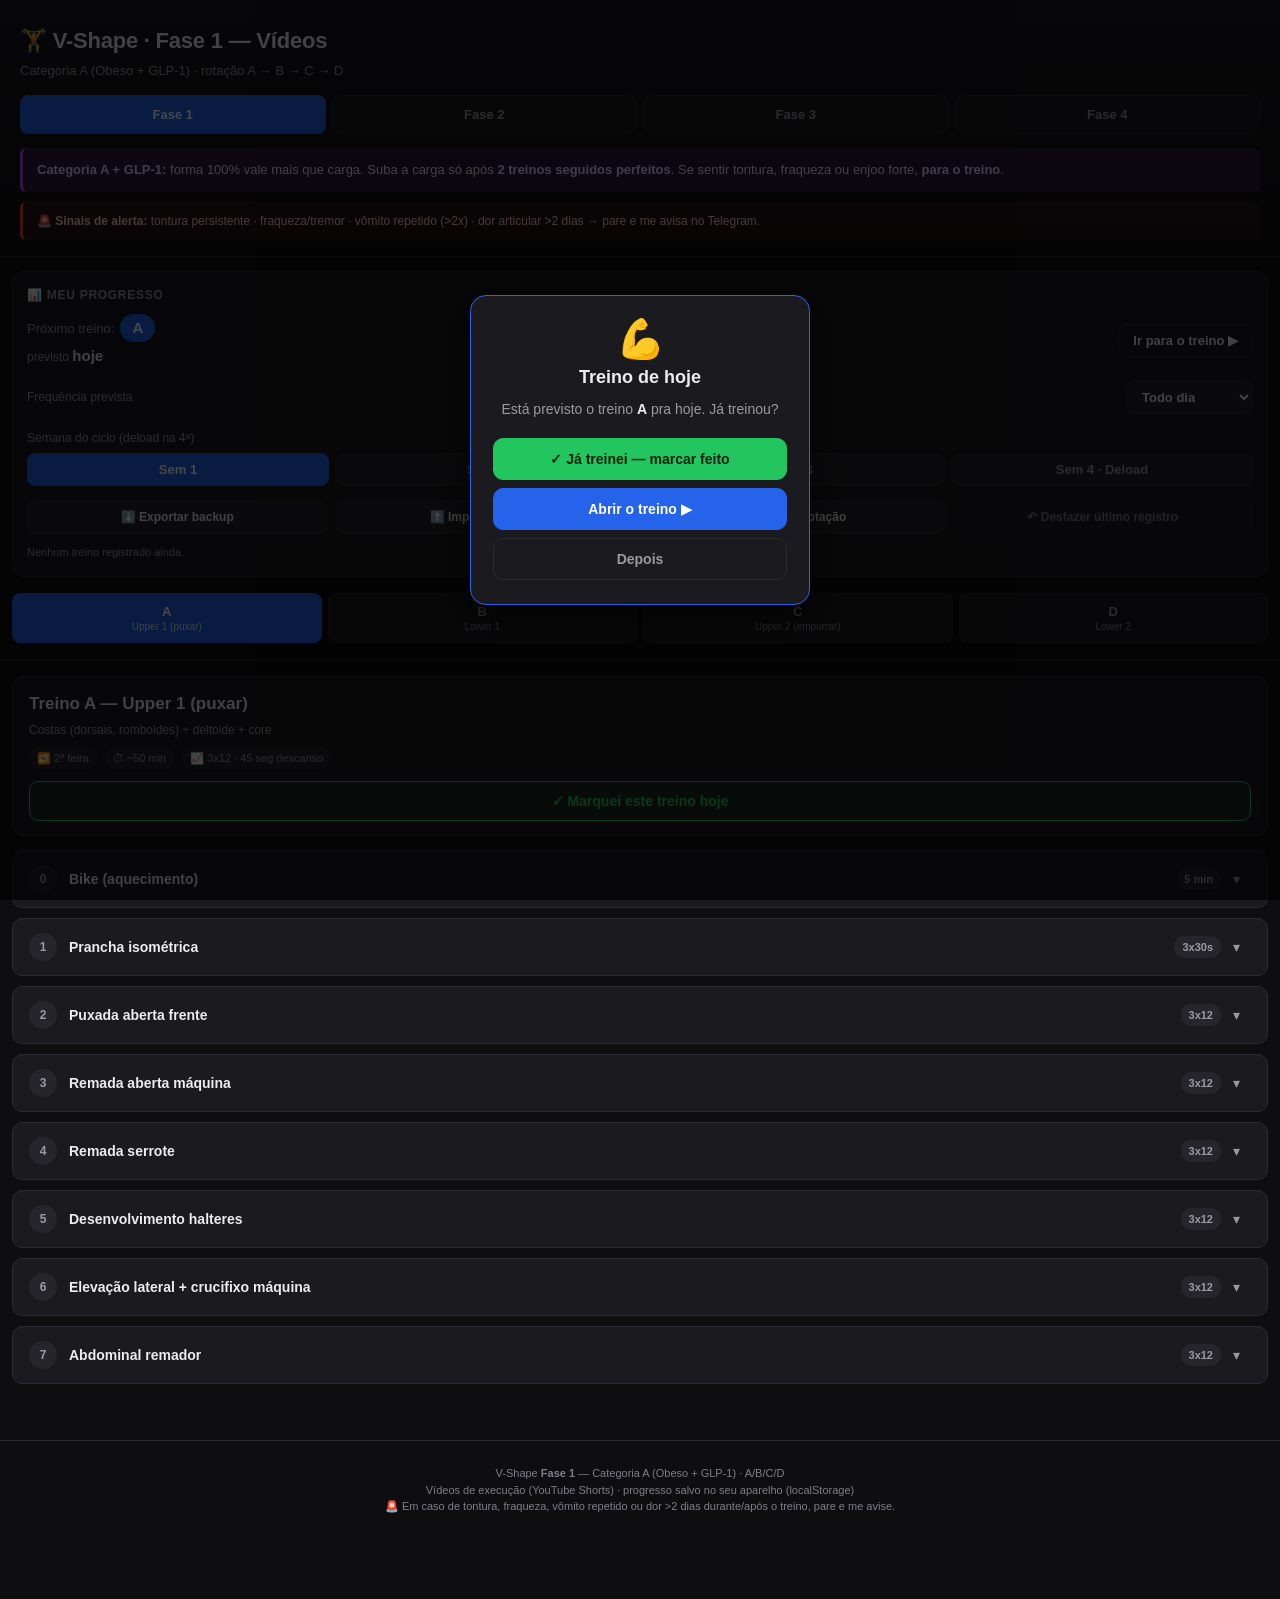
<file: index.html>
<!-- [2026-07-17] Protocolo "Blinda Lombar": adicionados Cat-Cow Segmentar (2x8-10)
     e Dead Bug com Controle (2x6-10/lado) no aquecimento dos dias Lower (B/D).
     Motivo: prevenção lombar pós-distensão (repouso médico 5 dias + medicação).
     Liberação médica necessária antes de executar. -->
<!DOCTYPE html>
<html lang="pt-BR">
<head>
<meta charset="UTF-8">
<meta name="viewport" content="width=device-width, initial-scale=1">
<title>V-Shape Fase 1 — Vídeos dos Treinos</title>
<meta name="theme-color" content="#3b82f6">
<meta name="apple-mobile-web-app-capable" content="yes">
<meta name="mobile-web-app-capable" content="yes">
<meta name="apple-mobile-web-app-status-bar-style" content="black-translucent">
<meta name="apple-mobile-web-app-title" content="V-Shape F1">
<link rel="manifest" href="./manifest.json">
<link rel="icon" type="image/svg+xml" href="./icon.svg">
<link rel="apple-touch-icon" href="./apple-touch-icon.png">
<link rel="stylesheet" href="./app.css">
<style>
  :root{
    --bg:#0e0e10; --bg-card:#1a1a1f; --bg-soft:#25252b;
    --fg:#ececef; --fg-dim:#9a9aa3; --fg-mute:#7e7e8a;
    --accent:#2563eb; --accent-soft:#1e3a8a;
    --warn:#f59e0b; --warn-soft:#3a2a0e;
    --danger:#ef4444; --ok:#22c55e;
    --roxo:#a855f7; --roxo-soft:#2a1a3e;
    --border:#2a2a30;
  }

  details.exercicio{background:var(--bg-card);border:1px solid var(--border);border-radius:10px;margin-bottom:10px;overflow:hidden;transition:border-color .15s}
  details.exercicio summary:hover{background:rgba(59,130,246,.05)}

  .combo-videos{display:grid;grid-template-columns:1fr 1fr;gap:8px}
  .combo-videos .combo-video{background:var(--bg-soft);border-radius:8px;padding:8px}
  .combo-videos .combo-video h4{font-size:11px;color:var(--fg-dim);margin-bottom:6px;text-align:center;text-transform:uppercase;letter-spacing:.05em}
  .combo-videos .combo-video .video-poster{position:relative;display:block;width:100%;aspect-ratio:9/16;border-radius:6px;background:#000;overflow:hidden;cursor:pointer}
  .combo-videos .combo-video .video-poster img{width:100%;height:100%;object-fit:cover;display:block;transition:opacity .2s}
  .combo-videos .combo-video .video-poster:hover img{opacity:.8}
  .combo-videos .combo-video .play-btn{position:absolute;top:50%;left:50%;transform:translate(-50%,-50%);width:40px;height:40px;background:rgba(255,255,255,.95);border-radius:50%;display:flex;align-items:center;justify-content:center;color:#000;font-size:16px;padding-left:3px;box-shadow:0 2px 6px rgba(0,0,0,.4);transition:transform .15s}
  .combo-videos .combo-video .video-poster:hover .play-btn{transform:translate(-50%,-50%) scale(1.1)}
  .combo-videos .combo-video .video-poster iframe{position:absolute;inset:0;width:100%;height:100%;border-radius:6px;border:0;display:block}
  .combo-videos .combo-video a.yt-mini{display:block;margin-top:4px;padding:3px 6px;background:var(--bg-card);color:var(--accent);text-align:center;text-decoration:none;font-size:10px;border-radius:4px;font-weight:600}
  .ex-adapt{margin-top:10px;padding:8px 10px;background:var(--accent-soft);border-left:2px solid var(--accent);border-radius:4px;font-size:12px;color:#bfdbfe}

  /* ===== Prancha timer (reuso Fase 1) ===== */
  .prancha-timer{background:var(--bg-soft);border-radius:12px;padding:18px;margin-bottom:14px;text-align:center;border:2px solid var(--border);transition:border-color .2s}
  .serie-dot.active{background:var(--accent);box-shadow:0 0 0 3px rgba(59,130,246,.25)}

  /* carga rotulada (combos/super-série) */
  .peso-track .pt-nome{font-size:12px;color:var(--accent);font-weight:700;flex:1 0 100%;margin-bottom:2px}
  .ex-aviso-medico{margin-top:10px;padding:10px 12px;background:rgba(239,68,68,.12);border-left:3px solid var(--danger);border-radius:4px;font-size:12px;color:#fecaca}
  .ex-aviso-medico strong{color:var(--danger)}
</style>
</head>
<body>

<header>
  <h1>🏋️ V-Shape · Fase 1 — Vídeos</h1>
  <div class="sub">Categoria A (Obeso + GLP-1) · rotação A → B → C → D</div>
  <div class="fase-switch">
    <a href="./index.html" class="on">Fase 1</a>
    <a href="./fase2.html">Fase 2</a>
    <a href="./fase3.html">Fase 3</a>
    <a href="./fase4.html">Fase 4</a>
  </div>
  <div class="alerta">
    <strong>Categoria A + GLP-1:</strong> forma 100% vale mais que carga. Suba a carga só após <strong>2 treinos seguidos perfeitos</strong>. Se sentir tontura, fraqueza ou enjoo forte, <strong>para o treino</strong>.
  </div>
  <div class="sinais">
    🚨 <strong>Sinais de alerta:</strong> tontura persistente · fraqueza/tremor · vômito repetido (&gt;2x) · dor articular &gt;2 dias → pare e me avisa no Telegram.
  </div>
</header>

<!-- ===== Painel de controle ===== -->
<section class="painel">
  <h2>📊 Meu progresso</h2>
  <div class="painel-row">
    <div class="proximo-box">Próximo treino:<span class="proximo-tag" id="proximoTag">A</span><div class="prev-info" id="previsaoInfo"></div></div>
    <button class="rest-btn" id="irProximo" style="padding:8px 14px">Ir para o treino ▶</button>
  </div>

  <div class="painel-row" style="margin-top:12px">
    <label class="semana-label" style="margin:0">Frequência prevista</label>
    <select id="freqSel" class="freq-sel">
      <option value="1">Todo dia</option>
      <option value="2">A cada 2 dias</option>
      <option value="3">A cada 3 dias</option>
    </select>
  </div>

  <div class="semana-wrap">
    <span class="semana-label">Semana do ciclo (deload na 4ª)</span>
    <div class="semana-btns" id="semanaBtns">
      <button data-sem="1">Sem 1</button>
      <button data-sem="2">Sem 2</button>
      <button data-sem="3">Sem 3</button>
      <button data-sem="4" class="deload">Sem 4 · Deload</button>
    </div>
    <div class="deload-banner" id="deloadBanner" hidden>
      ⚠️ <strong>SEMANA DE DELOAD.</strong> Reduza a carga pra ~50% do seu peso atual (mostrado em cada exercício). Mantenha as repetições, foque em execução perfeita. É recuperação — não force.
    </div>
  </div>

  <div class="painel-actions">
    <button id="btnExportar">⬇️ Exportar backup</button>
    <button id="btnImportar">⬆️ Importar backup</button>
    <button id="btnReset">↻ Resetar rotação</button>
    <button id="btnDesfazer">↶ Desfazer último registro</button>
  </div>
  <input type="file" id="fileImport" accept="application/json" hidden>
  <div class="hist-line" id="histLine"></div>
</section>

<!-- ===== Modal lembrete de treino ===== -->
<div class="modal-overlay" id="modalLembrete" hidden>
  <div class="modal-box">
    <div class="modal-emoji">💪</div>
    <h3>Treino de hoje</h3>
    <p id="modalTxt"></p>
    <div class="modal-actions">
      <button class="modal-btn modal-btn-ok" id="modalMarcar" type="button">✓ Já treinei — marcar feito</button>
      <button class="modal-btn modal-btn-ir" id="modalIr" type="button">Abrir o treino ▶</button>
      <button class="modal-btn modal-btn-off" id="modalDepois" type="button">Depois</button>
    </div>
  </div>
</div>

<nav class="tabs" role="tablist" id="tabs"></nav>

<main id="main"></main>

<footer>
  <p>V-Shape <strong>Fase 1</strong> — Categoria A (Obeso + GLP-1) · A/B/C/D</p>
  <p>Vídeos de execução (YouTube Shorts) · progresso salvo no seu aparelho (localStorage)</p>
  <p>🚨 Em caso de tontura, fraqueza, vômito repetido ou dor &gt;2 dias durante/após o treino, pare e me avise.</p>
</footer>

<div class="toast" id="toast"></div>

<script>
/* Diferenças desta fase lidas pelo motor comum (app.js) */
const FASE = { n:1, semanaDeload:4, semanaOffset:0, pranchaPadrao:30, metaDescanso:' descanso' };
/* =========================================================
   DADOS DA FASE 2  (extraídos do PDF oficial FASE2.pdf)
   ========================================================= */
const ORDEM = ['A','B','C','D'];

// (Fase 1 não usa técnicas de intensificação — objeto mantido por compatibilidade do motor)
const TEC = {};

const RESPIRA_PADRAO = 'expirar na força, inspirar na volta.';

const PRANCHA_DICAS = [
  ['Corpo em linha reta: cabeça → ombros → quadril → calcanhares','ok'],
  ['Contraia glúteo + abdômen o tempo todo','ok'],
  ['Cotovelos DEBAIXO dos ombros (90°)','ok'],
  ['NÃO deixe o quadril cair (compensa lombar → dor)','no'],
  ['NÃO suba o quadril (diminui o trabalho do core)','no']
];
const PRANCHA_AVISO = '<strong>Categoria A:</strong> 30s é o MÍNIMO viável. Foco em FORMA, não em tempo. Se 30s for fácil: 35-40s. Se a forma cair antes: 20-25s e evolui.';

const TREINOS = {
  A:{
    nome:'Treino A — Upper 1 (puxar)', foco:'Costas (dorsais, romboides) + deltoide + core',
    dia:'2ª feira', dur:'~50 min', reps:'3x12', descanso:'45 seg',
    aquecimento:'5 min bike',
    ex:[
      {tipo:'bike'},
      {tipo:'prancha', serie:'3x30s', seg:30, vid:'uxPlAbWFUDs', dicas:PRANCHA_DICAS, aviso:PRANCHA_AVISO, respira:'lenta, nunca prender o ar.'},
      {nome:'Puxada aberta frente', serie:'3x12', vid:['_2MfZAj98tk'],
        grupo:'Dorsais (latíssimo do dorso), romboides, bíceps',
        dicas:[['Pegada um pouco mais aberta que a largura dos ombros','ok'],['Puxa cotovelos PRA BAIXO E PRA TRÁS (não pra frente)','ok'],['Peito "vai na barra" — 1-2s de contração no final','ok'],['Costas apoiadas no banco, abdômen contraído','ok'],['NÃO jogar a cabeça pra trás (machuca cervical)','no'],['NÃO usar impulso do tronco','no']],
        respira:'expirar ao puxar (contrário da intuição!), inspirar na volta.'},
      {nome:'Remada aberta máquina', serie:'3x12', vid:['14GcffFimi0'],
        grupo:'Dorsais, romboides, trapézio médio, bíceps',
        dicas:[['Peito ENCOSTADO no apoio o tempo todo','ok'],['Puxa cotovelos PRA TRÁS, próximos do tronco','ok'],['No final, contrai escapular (junta omoplatas) 1-2s','ok'],['NÃO encolher o ombro nas orelhas','no'],['NÃO usar impulso do tronco','no']],
        respira:'expirar ao puxar, inspirar na volta.',
        adapt:'Sem a máquina aberta? Use <strong>remada baixa na polia</strong>.'},
      {nome:'Remada serrote', serie:'3x12', vid:['mjFIZX68F_8'],
        grupo:'Dorsais, trapézio, deltoide posterior, bíceps',
        dicas:[['1 halter, apoio de joelho + mão no banco (posição "serrote")','ok'],['Costas PARALELAS ao chão (não arqueia lombar)','ok'],['Puxa cotovelo pra trás, próximo do tronco','ok'],['Desce devagar (3-4s) — a excêntrica ganha força','ok'],['NÃO rotacionar o tronco','no'],['NÃO usar o bíceps como motor (puxa com as costas)','no']],
        respira:'expirar ao puxar, inspirar na volta.',
        aviso:'<strong>Categoria A:</strong> core firme o tempo todo. Se a lombar doer, a carga está alta ou a forma caiu.'},
      {nome:'Desenvolvimento halteres', serie:'3x12', vid:['5I7ogOjvdnc'],
        grupo:'Deltoide (anterior e medial), tríceps',
        dicas:[['Sentado no banco com apoio — mais seguro que em pé','ok'],['Halteres na altura dos ombros no início','ok'],['Sobe até o topo da cabeça (sem bater os halteres)','ok'],['Cotovelos a ~45° do tronco','ok'],['NÃO travar o cotovelo no topo','no'],['NÃO jogar a lombar pra trás','no']],
        respira:'expirar ao subir, inspirar na descida.'},
      {nome:'Elevação lateral + crucifixo máquina', serie:'3x12', combo:['Elevação lateral','Crucifixo máquina'], vid:['nhQ4mdk0TmM','9BEQWr0u-ac'],
        grupo:'Deltoide medial + peitoral',
        dicas:[['A) Lateral: sobe até a altura do ombro, polegar pra cima, desce controlado','ok'],['B) Crucifixo: amplitude completa, sem travar cotovelo','ok'],['Carga LEVE em ambos — foco é pump, não força','ok'],['NÃO subir a lateral acima do ombro (manguito)','no']],
        aviso:'<strong>Categoria A:</strong> se a carga não der pra fazer os dois com qualidade, abaixa. Fase 1 é fundação.'},
      {nome:'Abdominal remador', serie:'3x12', vid:['2ephPjg2CZs'],
        grupo:'Reto abdominal, oblíquos, flexores do quadril',
        dicas:[['Antebraços nos estofados, mãos nas alças','ok'],['Flexiona o quadril — joelhos em direção ao peito','ok'],['No final, contrai abdômen e segura 1s','ok'],['Volta devagar (não solta)','ok'],['NÃO usar impulso','no'],['NÃO puxar com a força dos braços — motor é o core','no']],
        respira:'expirar ao flexionar (contração), inspirar na volta.',
        aviso:'<strong>Categoria A:</strong> amplitude que mantenha a lombar protegida.'}
    ]
  },
  B:{
    nome:'Treino B — Lower 1', foco:'Quadríceps + posterior de coxa + adutores/abdutores',
    dia:'4ª feira', dur:'~55 min', reps:'3x12', descanso:'45 seg',
    aquecimento:'10 min bike',
    ex:[
      {tipo:'bike'},
      {tipo:'prancha', serie:'3x30s', seg:30, vid:'uxPlAbWFUDs', dicas:PRANCHA_DICAS, respira:'lenta, nunca prender o ar.'},
      {nome:'Cat-Cow Segmentar', serie:'2x8-10', vid:['GhJNN8OKrR4'], semCarga:true,
        grupo:'Mobilidade lombar (multífidos, eretores da espinha)',
        dicas:[['Posição de 4 apoios: mãos sob ombros, joelhos sob quadril','ok'],['Inspira arqueando (cow), expira arredondando (cat) — DEVAGAR','ok'],['Segmenta o movimento: lombar → torácica → cervical','ok'],['NÃO faça rápido — o objetivo é mobilidade segmentar','no']],
        respira:'inspirar na extensão (cow), expirar na flexão (cat).',
        avisoMedico:'🩺 <strong>Liberação médica pendente:</strong> NÃO execute até confirmação de alta (distensão lombar 17/07/2026). Protocolo Blinda Lombar.'},
      {nome:'Dead Bug com Controle', serie:'2x6-10 /lado', vid:['uwta311b4Ek'], semCarga:true,
        grupo:'Estabilidade segmentar / core profundo (transverso, oblíquos, multífidos)',
        dicas:[['Deitado de costas, braços estendidos pro teto, joelhos a 90°','ok'],['Estenda braço oposto + perna oposta SEM a lombar descolar do chão','ok'],['Volta devagar e alterna — 1 rep = 1 lado','ok'],['NÃO deixe a lombar arquear (pressione o chão o tempo todo)','no']],
        respira:'expirar ao estender braço+perna, inspirar ao voltar.',
        avisoMedico:'🩺 <strong>Liberação médica pendente:</strong> NÃO execute até confirmação de alta (distensão lombar 17/07/2026). Protocolo Blinda Lombar.'},
      {nome:'Cadeira extensora', serie:'3x12', vid:['PzIfB9MiiX8'],
        grupo:'Quadríceps (reto femoral, vastos)',
        dicas:[['Eixo da máquina alinhado com o joelho','ok'],['Costas bem apoiadas, cinto afivelado se tiver','ok'],['Sobe controlado, 2s em cima contraindo o quadríceps','ok'],['Desce devagar (3-4s)','ok'],['NÃO travar o joelho na extensão total','no'],['NÃO fazer rápido','no']],
        respira:'expirar ao subir, inspirar na descida.',
        aviso:'<strong>Categoria A + joelho:</strong> qualquer dor no joelho → para e testa carga mais leve.'},
      {nome:'Leg press 45° (pés afastados)', serie:'3x12', vid:['NY5fw4Zaofg'],
        grupo:'Quadríceps, glúteo máximo, posteriores',
        dicas:[['Pés na largura do quadril, pontas levemente pra fora','ok'],['Lombar TOTALMENTE colada no banco','ok'],['Desce até ~90° (profundidade confortável)','ok'],['Empurra com quadríceps + glúteo','ok'],['NÃO tirar o quadril do banco (risco de hérnia)','no'],['NÃO travar o joelho em cima','no']],
        respira:'expirar ao empurrar, inspirar na descida.',
        aviso:'<strong>Categoria A:</strong> cuidado com a profundidade. Respeita o joelho.'},
      {nome:'Agachamento Smith', serie:'3x12', vid:['nQzIKqrMErE'],
        grupo:'Quadríceps, glúteos, posteriores, core',
        dicas:[['Barra no trapézio (não no pescoço)','ok'],['Pés um pouco à frente (Smith fixa a barra)','ok'],['Lombar neutra, peito aberto','ok'],['Desce controlando — joelhos não passam muito da ponta do pé','ok'],['NÃO travar a barra em cima','no'],['NÃO arredondar as costas','no']],
        respira:'inspirar no topo, prender descendo, expirar ao passar do ponto mais baixo.',
        aviso:'<strong>Categoria A:</strong> amplitude até onde lombar e joelho suportarem (90° costuma ser o ideal).',
        adapt:'Sem Smith? <strong>Leg press 45</strong> ou <strong>agachamento com halter</strong>.'},
      {nome:'Cadeira flexora', serie:'3x12', vid:['T46yKiz8laY'],
        grupo:'Posteriores de coxa',
        dicas:[['Almofada ACIMA do tornozelo (não em cima do pé)','ok'],['Puxa o calcanhar em direção ao glúteo, 2s em cima','ok'],['Desce devagar (3-4s)','ok'],['NÃO levantar o quadril do banco','no'],['NÃO usar impulso','no']],
        respira:'expirar ao puxar, inspirar na volta.'},
      {nome:'Cadeira abdutora', serie:'3x12', vid:['nabhYLtz8Gg'],
        grupo:'Glúteo médio, TFL',
        dicas:[['Costas apoiadas, abdômen contraído','ok'],['Abre controlando, 2s no final','ok'],['Devagar na volta (excêntrica)','ok'],['NÃO rotacionar o quadril','no']],
        respira:'expirar ao abrir, inspirar ao voltar.'},
      {nome:'Cadeira adutora', serie:'3x12', vid:['XbhmXUYp8hs'],
        grupo:'Adutores',
        dicas:[['Costas apoiadas, abdômen contraído','ok'],['Fecha controlando, 2s no final','ok'],['Devagar na volta','ok'],['NÃO forçar amplitude máxima se o quadril reclamar','no']],
        respira:'expirar ao fechar, inspirar ao voltar.',
        aviso:'<strong>Categoria A:</strong> amplitude até onde o quadril permitir (pode ser reduzida no início).'}
    ]
  },
  C:{
    nome:'Treino C — Upper 2 (empurrar)', foco:'Peito + deltoide + costas (puxada supinada)',
    dia:'6ª feira', dur:'~50 min', reps:'3x12', descanso:'45 seg',
    aquecimento:'10 min bike',
    ex:[
      {tipo:'bike'},
      {tipo:'prancha', serie:'3x30s', seg:30, vid:'uxPlAbWFUDs', dicas:PRANCHA_DICAS, respira:'lenta, nunca prender o ar.'},
      {nome:'Supino inclinado halteres', serie:'3x12', vid:['wkUemXl4vFI'],
        grupo:'Peitoral clavicular, deltoide anterior, tríceps',
        dicas:[['Banco a 30-45°','ok'],['Pés firmes no chão (estabilidade vem de baixo)','ok'],['Escápulas retraídas e debaixo do banco','ok'],['Halteres descem na linha do peitoral','ok'],['Cotovelos a ~45° do tronco','ok'],['NÃO bater os halteres no topo','no'],['NÃO arquear a lombar em excesso','no']],
        respira:'inspirar descendo, expirar ao empurrar.'},
      {nome:'Supino máquina', serie:'3x12', vid:['acC6hFJuQPU'],
        grupo:'Peitoral maior, deltoide anterior, tríceps',
        dicas:[['Alças na altura do peito (não do ombro/pescoço)','ok'],['Costas bem apoiadas, escápulas retraídas','ok'],['Empurra sem travar o cotovelo','ok'],['Desce devagar (excêntrica importa)','ok'],['NÃO usar carga que levante o quadril do banco','no']],
        respira:'expirar ao empurrar, inspirar na volta.',
        aviso:'<strong>Categoria A:</strong> máquina é mais segura (trajetória fixa, sem estabilizar peso).',
        adapt:'Sem a máquina? <strong>Supino reto com halter ou barra</strong>.'},
      {nome:'Supino reto Smith', serie:'3x12', vid:['vGqxqSs37_g'],
        grupo:'Peitoral (fibras esternais), deltoide anterior, tríceps',
        dicas:[['Barra passa em cima do peitoral (não do pescoço)','ok'],['Escápulas retraídas e contraídas no banco','ok'],['Pés firmes, lombar neutra (pequeno arco é ok)','ok'],['NÃO descer com impacto (controla a descida)','no'],['NÃO travar o cotovelo em cima','no']],
        respira:'inspirar descendo, expirar ao empurrar.',
        aviso:'<strong>Categoria A:</strong> Smith é ótimo pra começar (estabilidade total).'},
      {nome:'Desenvolvimento halteres', serie:'3x12', vid:['5I7ogOjvdnc'],
        grupo:'Deltoide (anterior e medial), tríceps',
        dicas:[['Sentado com apoio lombar','ok'],['Halteres na altura dos ombros no início','ok'],['Sobe até o topo da cabeça, sem bater halteres','ok'],['Cotovelos a ~45° do tronco','ok'],['NÃO travar o cotovelo no topo','no']],
        respira:'expirar ao subir, inspirar na descida.'},
      {nome:'Elevação lateral + puxada supinada', serie:'3x12', combo:['Elevação lateral','Puxada frente supinada'], vid:['nhQ4mdk0TmM','RwcLBaFCsu4'],
        grupo:'Deltoide medial + dorsais',
        dicas:[['A) Lateral: sobe até o ombro, polegar pra cima','ok'],['B) Supinada: palmas pra você, pegada na largura dos ombros, foco em dorsais','ok'],['Carga LEVE em ambos','ok'],['NÃO subir a lateral acima do ombro','no'],['NÃO usar impulso na puxada','no']],
        aviso:'<strong>Categoria A:</strong> carga LEVE, foco em densidade. Fase 1 é fundação.'},
      {nome:'Remada máquina pegada neutra', serie:'3x12', vid:['Sq7rWvJtzDY'],
        grupo:'Dorsais, romboides, trapézio, bíceps (pegada neutra)',
        dicas:[['Peito no apoio o tempo todo','ok'],['Puxa cotovelos pra trás e pra BAIXO','ok'],['Contrai escapular e segura 1-2s no pico','ok'],['Pegada neutra = palmas se encarando','ok'],['NÃO encolher o ombro nas orelhas','no']],
        respira:'expirar ao puxar, inspirar na volta.'}
    ]
  },
  D:{
    nome:'Treino D — Lower 2', foco:'Posterior de coxa + glúteo + quadril',
    dia:'2ª feira seguinte', dur:'~55 min', reps:'3x12', descanso:'45 seg',
    aquecimento:'10 min bike',
    ex:[
      {tipo:'bike'},
      {tipo:'prancha', serie:'3x30s', seg:30, vid:'uxPlAbWFUDs', dicas:PRANCHA_DICAS, respira:'lenta, nunca prender o ar.'},
      {nome:'Cat-Cow Segmentar', serie:'2x8-10', vid:['GhJNN8OKrR4'], semCarga:true,
        grupo:'Mobilidade lombar (multífidos, eretores da espinha)',
        dicas:[['Posição de 4 apoios: mãos sob ombros, joelhos sob quadril','ok'],['Inspira arqueando (cow), expira arredondando (cat) — DEVAGAR','ok'],['Segmenta o movimento: lombar → torácica → cervical','ok'],['NÃO faça rápido — o objetivo é mobilidade segmentar','no']],
        respira:'inspirar na extensão (cow), expirar na flexão (cat).',
        avisoMedico:'🩺 <strong>Liberação médica pendente:</strong> NÃO execute até confirmação de alta (distensão lombar 17/07/2026). Protocolo Blinda Lombar.'},
      {nome:'Dead Bug com Controle', serie:'2x6-10 /lado', vid:['uwta311b4Ek'], semCarga:true,
        grupo:'Estabilidade segmentar / core profundo (transverso, oblíquos, multífidos)',
        dicas:[['Deitado de costas, braços estendidos pro teto, joelhos a 90°','ok'],['Estenda braço oposto + perna oposta SEM a lombar descolar do chão','ok'],['Volta devagar e alterna — 1 rep = 1 lado','ok'],['NÃO deixe a lombar arquear (pressione o chão o tempo todo)','no']],
        respira:'expirar ao estender braço+perna, inspirar ao voltar.',
        avisoMedico:'🩺 <strong>Liberação médica pendente:</strong> NÃO execute até confirmação de alta (distensão lombar 17/07/2026). Protocolo Blinda Lombar.'},
      {nome:'Cadeira flexora', serie:'3x12', vid:['T46yKiz8laY'],
        grupo:'Posteriores de coxa',
        dicas:[['Eixo alinhado com o joelho','ok'],['Almofada ACIMA do tornozelo','ok'],['Puxa o calcanhar ao glúteo, 2s em cima','ok'],['Desce devagar','ok'],['NÃO levantar o quadril do banco','no']],
        respira:'expirar ao puxar, inspirar na volta.'},
      {nome:'Elevação pélvica', serie:'3x12', vid:['JSRjx5pB5aM'],
        grupo:'Glúteo máximo, posteriores',
        dicas:[['Costas apoiadas no banco, pés firmes na largura do quadril','ok'],['Sobe o quadril até alinhar coxa-tronco (sem hiperextender)','ok'],['Contrai o glúteo FORTE no topo, 2s','ok'],['Desce devagar (3-4s)','ok'],['NÃO empurrar a lombar pra cima','no'],['NÃO usar carga que comprometa a posição','no']],
        respira:'expirar ao subir, inspirar na descida.',
        aviso:'<strong>Categoria A:</strong> peso do corpo + carga leve/média basta. Carga excessiva faz a lombar trabalhar.'},
      {nome:'Agachamento Smith', serie:'3x12', vid:['nQzIKqrMErE'],
        grupo:'Quadríceps, glúteos, posteriores',
        dicas:[['Barra no trapézio (não no pescoço)','ok'],['Pés um pouco à frente (Smith fixa a barra)','ok'],['Lombar neutra, peito aberto','ok'],['NÃO arredondar as costas','no'],['NÃO travar a barra em cima','no']],
        respira:'inspirar no topo, prender descendo, expirar ao passar do ponto mais baixo.',
        adapt:'Sem Smith? <strong>Leg press 45</strong> ou <strong>agachamento com halter</strong>.'},
      {nome:'Cadeira extensora', serie:'3x12', vid:['PzIfB9MiiX8'],
        grupo:'Quadríceps',
        dicas:[['Eixo alinhado com o joelho, banco ajustado','ok'],['Sobe controlada, 2s em cima','ok'],['Desce devagar','ok'],['NÃO travar o joelho na extensão','no']],
        respira:'expirar ao subir, inspirar na descida.'},
      {nome:'Cadeira abdutora', serie:'3x12', vid:['nabhYLtz8Gg'],
        grupo:'Glúteo médio, TFL',
        dicas:[['Costas apoiadas, abdômen contraído','ok'],['Abre controlada, 2s no final','ok'],['NÃO rotacionar o quadril','no']],
        respira:'expirar ao abrir, inspirar ao voltar.'},
      {nome:'Cadeira adutora', serie:'3x12', vid:['XbhmXUYp8hs'],
        grupo:'Adutores',
        dicas:[['Costas apoiadas, abdômen contraído','ok'],['Fecha controlada, 2s no final','ok'],['NÃO forçar amplitude máxima no início','no']],
        respira:'expirar ao fechar, inspirar ao voltar.'}
    ]
  }
};

function restTimerHTML(restSeg){
  return `<div class="rest-timer">
    <span class="rt-label">Descanso:</span>
    <button class="rest-btn" type="button" data-rest="${restSeg}">${restSeg}s</button>
    <button class="rest-btn" type="button" data-rest="60">1 min</button>
  </div>`;
}

function exercicioHTML(treinoId, idx, ex, restSeg){
  // Bike aquecimento
  if(ex.tipo==='bike'){
    const t=TREINOS[treinoId];
    return `<details class="exercicio">
      <summary><span class="ex-num">0</span><span class="ex-nome">Bike (aquecimento)</span><span class="ex-serie">${t.aquecimento.replace(' bike','')}</span><span class="ex-toggle">▾</span></summary>
      <div class="ex-conteudo">
        <div class="ex-video">${videoPosterHTML('EYSBDytp0so','Bike aquecimento')}<a class="yt-link" href="https://www.youtube.com/shorts/EYSBDytp0so" target="_blank" rel="noopener">↗ Abrir no YouTube</a></div>
        <div>
          <div class="ex-grupo">Cardiovascular / aquecimento geral (${t.aquecimento})</div>
          <ul class="ex-dicas">
            <li class="ok">Cadência ~70-80 rpm, resistência baixa</li>
            <li class="ok">Aproveita pra hidratar (300-400ml)</li>
            <li class="no">Não é HIIT — objetivo é aquecer, não cansar</li>
          </ul>
        </div>
      </div>
    </details>`;
  }
  // Prancha (core)
  if(ex.tipo==='prancha'){
    const pvid=ex.vid||'uxPlAbWFUDs';
    const pdicas=(ex.dicas||[]).map(d=>`<li class="${d[1]}">${d[0]}</li>`).join('');
    const paviso=ex.aviso?`<div class="ex-aviso">⚠️ ${ex.aviso}</div>`:'';
    return `<details class="exercicio">
      <summary><span class="ex-num">1</span><span class="ex-nome">Prancha isométrica</span><span class="ex-serie">${ex.serie}</span><span class="ex-toggle">▾</span></summary>
      <div class="ex-conteudo">
        <div class="ex-video">${videoPosterHTML(pvid,'Prancha isométrica')}<a class="yt-link" href="https://www.youtube.com/watch?v=${pvid}" target="_blank" rel="noopener">↗ Abrir no YouTube</a></div>
        <div>
          <div class="ex-grupo">Core: reto abdominal, transverso, oblíquos</div>
          ${pranchaHTML(ex.seg)}
          <ul class="ex-dicas" style="margin-top:14px">${pdicas}</ul>
          <div class="ex-respira"><strong>Respiração:</strong> ${ex.respira||'lenta, nunca prender o ar.'}</div>
          ${paviso}
        </div>
      </div>
    </details>`;
  }

  // Exercício normal
  const key=`${treinoId}-${idx}`;
  const numVisual = idx; // bike=0, prancha=1, exercícios a partir de 2
  const tec = ex.tec ? TEC[ex.tec] : null;
  const badge = tec ? `<span class="tec-badge">${tec.t}</span>` : '';
  const tecBox = tec ? `<div class="tec-box">🔥 ${tec.d}</div>` : '';

  // vídeo(s)
  let videoBlock;
  if(ex.combo && ex.vid.length===2){
    videoBlock = `<div class="combo-videos">
      <div class="combo-video"><h4>A) ${ex.combo[0]}</h4>${videoPosterHTML(ex.vid[0],ex.combo[0])}<a class="yt-mini" href="https://www.youtube.com/watch?v=${ex.vid[0]}" target="_blank" rel="noopener">↗ YouTube</a></div>
      <div class="combo-video"><h4>B) ${ex.combo[1]}</h4>${videoPosterHTML(ex.vid[1],ex.combo[1])}<a class="yt-mini" href="https://www.youtube.com/watch?v=${ex.vid[1]}" target="_blank" rel="noopener">↗ YouTube</a></div>
    </div>`;
  } else if(!ex.vid[0]){
    videoBlock = `<div class="ex-placeholder-vid"><span>Vídeo pendente — busque "${ex.nome}" no YouTube</span></div>`;
  } else {
    videoBlock = `<div class="ex-video">${videoPosterHTML(ex.vid[0],ex.nome)}<a class="yt-link" href="https://www.youtube.com/watch?v=${ex.vid[0]}" target="_blank" rel="noopener">↗ Abrir no YouTube</a></div>`;
  }

  const dicas = ex.dicas.map(d=>`<li class="${d[1]}">${d[0]}</li>`).join('');
  const adapt = ex.adapt ? `<div class="ex-adapt">🔄 <strong>Adaptação (sua academia):</strong> ${ex.adapt}</div>` : '';
  const avisoBox = ex.aviso ? `<div class="ex-aviso">⚠️ ${ex.aviso}</div>` : '';
  const avisoMedicoBox = ex.avisoMedico ? `<div class="ex-aviso-medico">${ex.avisoMedico}</div>` : '';
  const finalizar = ex.finalizar ? `<div class="ex-aviso">🏁 <strong>Finalizar o treino:</strong> + 10 min de escada, bike ou transport.</div>` : '';

  // Combo (super-série) = 2 cargas rotuladas; exercício simples = 1 carga
  const pesoBlock = ex.semCarga ? '' : (ex.combo && ex.combo.length===2)
    ? pesoTrackHTML(key+'-a', 'A) '+ex.combo[0]) + pesoTrackHTML(key+'-b', 'B) '+ex.combo[1])
    : pesoTrackHTML(key);

  return `<details class="exercicio">
    <summary><span class="ex-num">${numVisual}</span><span class="ex-nome">${ex.nome}${badge}</span><span class="ex-serie">${ex.serie}</span><span class="ex-toggle">▾</span></summary>
    <div class="ex-conteudo">
      ${videoBlock}
      <div>
        <div class="ex-grupo">${ex.grupo}</div>
        ${tecBox}
        ${pesoBlock}
        ${ex.semCarga ? '' : restTimerHTML(restSeg)}
        <ul class="ex-dicas">${dicas}</ul>
        <div class="ex-respira"><strong>Respiração:</strong> ${ex.respira||RESPIRA_PADRAO}</div>
        ${adapt}
        ${avisoBox}
        ${avisoMedicoBox}
        ${finalizar}
      </div>
    </div>
  </details>`;
}
</script>
<script src="./app.js"></script>
</body>
</html>
</file>
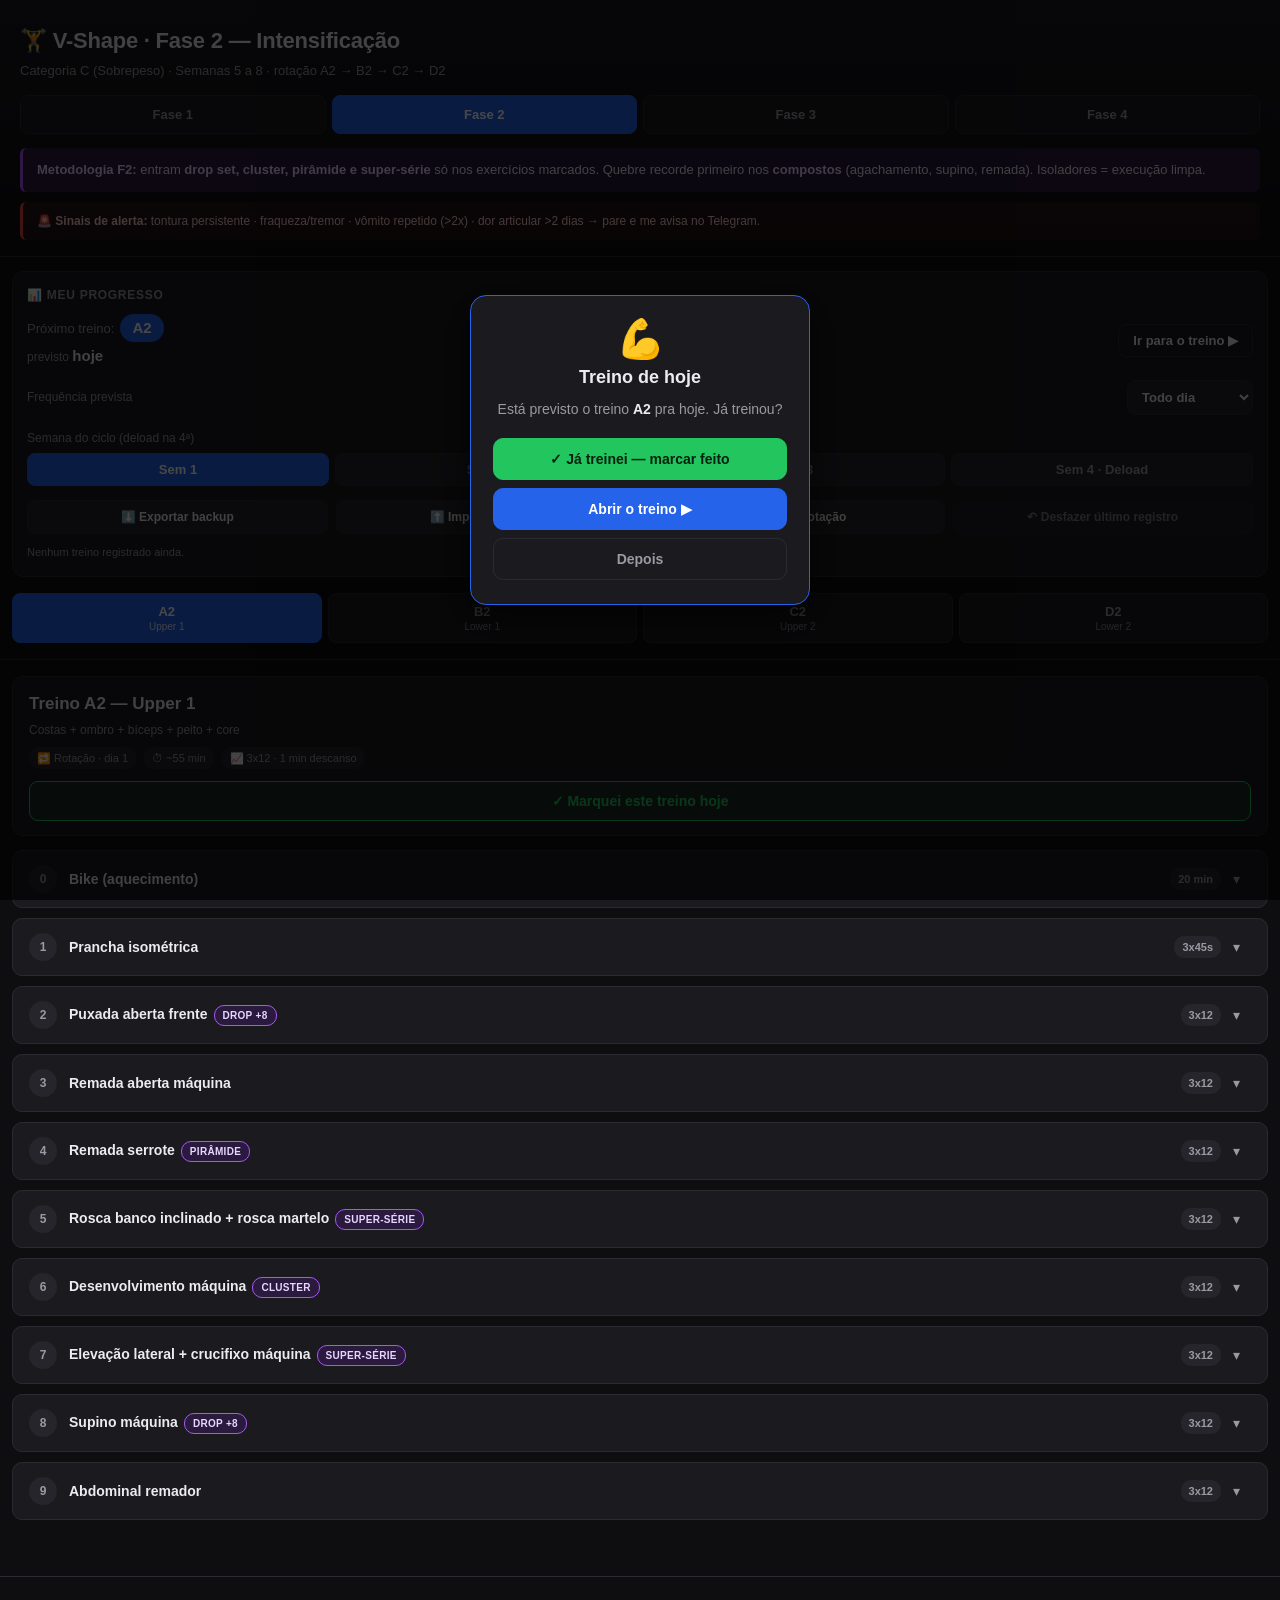
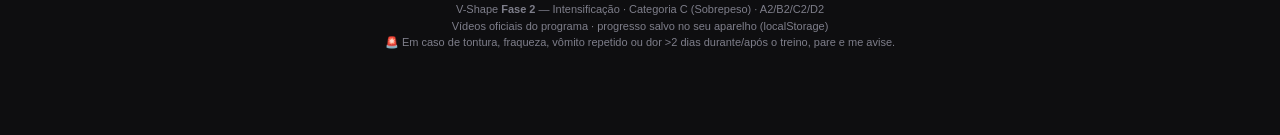
<file: fase2.html>
<!-- [2026-07-17] Protocolo "Blinda Lombar": adicionados Cat-Cow Segmentar (2x8-10)
     e Dead Bug com Controle (2x6-10/lado) no aquecimento dos dias Lower (B2/D2).
     Motivo: prevenção lombar pós-distensão (repouso médico 5 dias + medicação).
     Liberação médica necessária antes de executar. -->
<!DOCTYPE html>
<html lang="pt-BR">
<head>
<meta charset="UTF-8">
<meta name="viewport" content="width=device-width, initial-scale=1">
<title>V-Shape Fase 2 — Intensificação</title>
<meta name="theme-color" content="#3b82f6">
<meta name="apple-mobile-web-app-capable" content="yes">
<meta name="mobile-web-app-capable" content="yes">
<meta name="apple-mobile-web-app-status-bar-style" content="black-translucent">
<meta name="apple-mobile-web-app-title" content="V-Shape F2">
<link rel="manifest" href="./manifest.json">
<link rel="icon" type="image/svg+xml" href="./icon.svg">
<link rel="apple-touch-icon" href="./apple-touch-icon.png">
<link rel="stylesheet" href="./app.css">
<style>
  :root{
    --bg:#0e0e10; --bg-card:#1a1a1f; --bg-soft:#25252b;
    --fg:#ececef; --fg-dim:#9a9aa3; --fg-mute:#7e7e8a;
    --accent:#2563eb; --accent-soft:#1e3a8a;
    --warn:#f59e0b; --warn-soft:#3a2a0e;
    --danger:#ef4444; --ok:#22c55e;
    --roxo:#a855f7; --roxo-soft:#2a1a3e;
    --border:#2a2a30;
  }

  details.exercicio{background:var(--bg-card);border:1px solid var(--border);border-radius:10px;margin-bottom:10px;overflow:hidden;transition:border-color .15s}
  details.exercicio summary:hover{background:rgba(59,130,246,.05)}

  .combo-videos{display:grid;grid-template-columns:1fr 1fr;gap:8px}
  .combo-videos .combo-video{background:var(--bg-soft);border-radius:8px;padding:8px}
  .combo-videos .combo-video h4{font-size:11px;color:var(--fg-dim);margin-bottom:6px;text-align:center;text-transform:uppercase;letter-spacing:.05em}
  .combo-videos .combo-video .video-poster{position:relative;display:block;width:100%;aspect-ratio:9/16;border-radius:6px;background:#000;overflow:hidden;cursor:pointer}
  .combo-videos .combo-video .video-poster img{width:100%;height:100%;object-fit:cover;display:block;transition:opacity .2s}
  .combo-videos .combo-video .video-poster:hover img{opacity:.8}
  .combo-videos .combo-video .play-btn{position:absolute;top:50%;left:50%;transform:translate(-50%,-50%);width:40px;height:40px;background:rgba(255,255,255,.95);border-radius:50%;display:flex;align-items:center;justify-content:center;color:#000;font-size:16px;padding-left:3px;box-shadow:0 2px 6px rgba(0,0,0,.4);transition:transform .15s}
  .combo-videos .combo-video .video-poster:hover .play-btn{transform:translate(-50%,-50%) scale(1.1)}
  .combo-videos .combo-video .video-poster iframe{position:absolute;inset:0;width:100%;height:100%;border-radius:6px;border:0;display:block}
  .combo-videos .combo-video a.yt-mini{display:block;margin-top:4px;padding:3px 6px;background:var(--bg-card);color:var(--accent);text-align:center;text-decoration:none;font-size:10px;border-radius:4px;font-weight:600}
  .ex-adapt{margin-top:10px;padding:8px 10px;background:var(--accent-soft);border-left:2px solid var(--accent);border-radius:4px;font-size:12px;color:#bfdbfe}

  /* ===== Prancha timer (reuso Fase 1) ===== */
  .prancha-timer{background:var(--bg-soft);border-radius:12px;padding:18px;margin-bottom:14px;text-align:center;border:2px solid var(--border);transition:border-color .2s}
  .serie-dot.active{background:var(--accent);box-shadow:0 0 0 3px rgba(59,130,246,.25)}

  /* carga rotulada (combos/super-série) */
  .peso-track .pt-nome{font-size:12px;color:var(--accent);font-weight:700;flex:1 0 100%;margin-bottom:2px}
  .ex-aviso-medico{margin-top:10px;padding:10px 12px;background:rgba(239,68,68,.12);border-left:3px solid var(--danger);border-radius:4px;font-size:12px;color:#fecaca}
  .ex-aviso-medico strong{color:var(--danger)}
</style>
</head>
<body>

<header>
  <h1>🏋️ V-Shape · Fase 2 — Intensificação</h1>
  <div class="sub">Categoria C (Sobrepeso) · Semanas 5 a 8 · rotação A2 → B2 → C2 → D2</div>
  <div class="fase-switch">
    <a href="./index.html">Fase 1</a>
    <a href="./fase2.html" class="on">Fase 2</a>
    <a href="./fase3.html">Fase 3</a>
    <a href="./fase4.html">Fase 4</a>
  </div>
  <div class="alerta">
    <strong>Metodologia F2:</strong> entram <strong>drop set, cluster, pirâmide e super-série</strong> só nos exercícios marcados. Quebre recorde primeiro nos <strong>compostos</strong> (agachamento, supino, remada). Isoladores = execução limpa.
  </div>
  <div class="sinais">
    🚨 <strong>Sinais de alerta:</strong> tontura persistente · fraqueza/tremor · vômito repetido (&gt;2x) · dor articular &gt;2 dias → pare e me avisa no Telegram.
  </div>
</header>

<!-- ===== Painel de controle ===== -->
<section class="painel">
  <h2>📊 Meu progresso</h2>
  <div class="painel-row">
    <div class="proximo-box">Próximo treino:<span class="proximo-tag" id="proximoTag">A2</span><div class="prev-info" id="previsaoInfo"></div></div>
    <button class="rest-btn" id="irProximo" style="padding:8px 14px">Ir para o treino ▶</button>
  </div>

  <div class="painel-row" style="margin-top:12px">
    <label class="semana-label" style="margin:0">Frequência prevista</label>
    <select id="freqSel" class="freq-sel">
      <option value="1">Todo dia</option>
      <option value="2">A cada 2 dias</option>
      <option value="3">A cada 3 dias</option>
    </select>
  </div>

  <div class="semana-wrap">
    <span class="semana-label">Semana do ciclo (deload na 4ª)</span>
    <div class="semana-btns" id="semanaBtns">
      <button data-sem="1">Sem 1</button>
      <button data-sem="2">Sem 2</button>
      <button data-sem="3">Sem 3</button>
      <button data-sem="4" class="deload">Sem 4 · Deload</button>
    </div>
    <div class="deload-banner" id="deloadBanner" hidden>
      ⚠️ <strong>SEMANA DE DELOAD.</strong> Reduza a carga pra ~50% do seu peso atual (mostrado em cada exercício). Mantenha as repetições, foque em execução perfeita. É recuperação — não force.
    </div>
  </div>

  <div class="painel-actions">
    <button id="btnExportar">⬇️ Exportar backup</button>
    <button id="btnImportar">⬆️ Importar backup</button>
    <button id="btnReset">↻ Resetar rotação</button>
    <button id="btnDesfazer">↶ Desfazer último registro</button>
  </div>
  <input type="file" id="fileImport" accept="application/json" hidden>
  <div class="hist-line" id="histLine"></div>
</section>

<!-- ===== Modal lembrete de treino ===== -->
<div class="modal-overlay" id="modalLembrete" hidden>
  <div class="modal-box">
    <div class="modal-emoji">💪</div>
    <h3>Treino de hoje</h3>
    <p id="modalTxt"></p>
    <div class="modal-actions">
      <button class="modal-btn modal-btn-ok" id="modalMarcar" type="button">✓ Já treinei — marcar feito</button>
      <button class="modal-btn modal-btn-ir" id="modalIr" type="button">Abrir o treino ▶</button>
      <button class="modal-btn modal-btn-off" id="modalDepois" type="button">Depois</button>
    </div>
  </div>
</div>

<nav class="tabs" role="tablist" id="tabs"></nav>

<main id="main"></main>

<footer>
  <p>V-Shape <strong>Fase 2</strong> — Intensificação · Categoria C (Sobrepeso) · A2/B2/C2/D2</p>
  <p>Vídeos oficiais do programa · progresso salvo no seu aparelho (localStorage)</p>
  <p>🚨 Em caso de tontura, fraqueza, vômito repetido ou dor &gt;2 dias durante/após o treino, pare e me avise.</p>
</footer>

<div class="toast" id="toast"></div>

<script>
/* Diferenças desta fase lidas pelo motor comum (app.js) */
const FASE = { n:2, semanaDeload:4, semanaOffset:0, pranchaPadrao:30, metaDescanso:' descanso' };
/* =========================================================
   DADOS DA FASE 2  (extraídos do PDF oficial FASE2.pdf)
   ========================================================= */
const ORDEM = ['A2','B2','C2','D2'];

// Técnicas de intensificação (explicação p/ tooltip/box)
const TEC = {
  drop:    {t:'DROP +8',  d:'<b>Drop set:</b> na <b>última série</b>, ao chegar na falha, reduza a carga na hora e faça <b>+8 repetições</b> sem descanso.'},
  cluster: {t:'CLUSTER',  d:'<b>Cluster 4+4+4:</b> com carga alta faça 4 reps, pause ~15s, +4 reps, pause ~15s, +4 reps. Conta como 1 série.'},
  piramide:{t:'PIRÂMIDE', d:'<b>Pirâmide 12/10/8:</b> aumente a carga a cada série reduzindo as reps — 12, depois 10, depois 8.'},
  super:   {t:'SUPER-SÉRIE', d:'<b>Super-série:</b> os dois exercícios em sequência, <b>sem descanso</b> entre eles. Descanse só ao fim do bloco.'}
};

const RESPIRA_PADRAO = 'expirar na fase de força (contração), inspirar na volta.';

const TREINOS = {
  A2:{
    nome:'Treino A2 — Upper 1', foco:'Costas + ombro + bíceps + peito + core',
    dia:'Rotação · dia 1', dur:'~55 min', reps:'3x12', descanso:'1 min',
    aquecimento:'20 min bike', coreSeg:45,
    ex:[
      {tipo:'bike'},
      {tipo:'prancha', serie:'3x45s', seg:45},
      {nome:'Puxada aberta frente', serie:'3x12', tec:'drop', vid:['KXYRiP_crFU'],
        grupo:'Dorsais (latíssimo), romboides, bíceps',
        dicas:[['Cotovelos pra BAIXO e pra trás, peito na barra','ok'],['Costas apoiadas, sem impulso de tronco','ok'],['NÃO jogar a cabeça pra trás','no']]},
      {nome:'Remada aberta máquina', serie:'3x12', vid:['14GcffFimi0'],
        grupo:'Dorsais, romboides, trapézio médio',
        dicas:[['Peito encostado no apoio o tempo todo','ok'],['Contrai escapular (junta omoplatas) 1-2s','ok'],['NÃO encolher ombro nas orelhas','no']],
        adapt:'Sem a máquina aberta? Use <strong>remada baixa na polia</strong> (mesma pegada aberta).'},
      {nome:'Remada serrote', serie:'3x12', tec:'piramide', vid:['G2gbM0N2ey8'],
        grupo:'Dorsais, trapézio, deltoide posterior',
        dicas:[['1 halter/apoio no banco, costas paralelas ao chão','ok'],['Puxa cotovelo pra trás, colado ao tronco','ok'],['NÃO rotacionar o tronco','no']]},
      {nome:'Rosca banco inclinado + rosca martelo', serie:'3x12', tec:'super', combo:['Rosca banco inclinado','Rosca martelo em pé'], vid:['c5Rqh3yOcjc','GJsi_Yw1TPo'],
        grupo:'Bíceps (cabeça longa + braquial)',
        dicas:[['A) Inclinado: braços atrás do corpo alongam o bíceps — controla a descida','ok'],['B) Martelo: pegada neutra (polegar pra cima), sem balançar','ok'],['NÃO usar impulso de ombro/lombar','no']]},
      {nome:'Desenvolvimento máquina', serie:'3x12', tec:'cluster', vid:['_PowJh0LnFY'],
        grupo:'Deltoide (anterior/medial), tríceps',
        dicas:[['Costas apoiadas, sobe sem travar o cotovelo','ok'],['Desce controlado até altura das orelhas','ok']],
        adapt:'Sem a máquina? <strong>Desenvolvimento com halteres sentado</strong> (apoio nas costas).'},
      {nome:'Elevação lateral + crucifixo máquina', serie:'3x12', tec:'super', combo:['Elevação lateral','Crucifixo máquina'], vid:['qIq5thMEws0','ni3iMtBy4o8'],
        grupo:'Deltoide medial + peitoral',
        dicas:[['A) Lateral: sobe até o ombro (não acima), polegar pra cima','ok'],['B) Crucifixo: amplitude completa, sem travar cotovelo','ok'],['Carga LEVE — foco é pump, não força','ok']]},
      {nome:'Supino máquina', serie:'3x12', tec:'drop', vid:['_4KDAZ59jkw'],
        grupo:'Peitoral maior, deltoide anterior, tríceps',
        dicas:[['Alças na altura do peito, escápulas retraídas','ok'],['Empurra sem travar cotovelo','ok']],
        adapt:'Sem a máquina? <strong>Supino reto com halter ou barra</strong>.'},
      {nome:'Abdominal remador', serie:'3x12', vid:['Au9VMxWm7jE'], finalizar:true,
        grupo:'Reto abdominal, oblíquos, flexores do quadril',
        dicas:[['Flexiona o quadril levando joelhos ao peito','ok'],['Contrai o abdômen 1s no fim','ok'],['NÃO puxar com os braços — motor é o core','no']]}
    ]
  },
  B2:{
    nome:'Treino B2 — Lower 1', foco:'Quadríceps + posterior + glúteo + adutores/abdutores',
    dia:'Rotação · dia 2', dur:'~55 min', reps:'3x15', descanso:'45 seg',
    aquecimento:'20 min bike', coreSeg:45,
    ex:[
      {tipo:'bike'},
      {tipo:'prancha', serie:'3x45s', seg:45},
      {nome:'Cat-Cow Segmentar', serie:'2x8-10', vid:['GhJNN8OKrR4'], semCarga:true,
        grupo:'Mobilidade lombar (multífidos, eretores da espinha)',
        dicas:[['Posição de 4 apoios: mãos sob ombros, joelhos sob quadril','ok'],['Inspira arqueando (cow), expira arredondando (cat) — DEVAGAR','ok'],['Segmenta o movimento: lombar → torácica → cervical','ok'],['NÃO faça rápido — o objetivo é mobilidade segmentar','no']],
        respira:'inspirar na extensão (cow), expirar na flexão (cat).',
        avisoMedico:'🩺 <strong>Liberação médica pendente:</strong> NÃO execute até confirmação de alta (distensão lombar 17/07/2026). Protocolo Blinda Lombar.'},
      {nome:'Dead Bug com Controle', serie:'2x6-10 /lado', vid:['uwta311b4Ek'], semCarga:true,
        grupo:'Estabilidade segmentar / core profundo (transverso, oblíquos, multífidos)',
        dicas:[['Deitado de costas, braços estendidos pro teto, joelhos a 90°','ok'],['Estenda braço oposto + perna oposta SEM a lombar descolar do chão','ok'],['Volta devagar e alterna — 1 rep = 1 lado','ok'],['NÃO deixe a lombar arquear (pressione o chão o tempo todo)','no']],
        respira:'expirar ao estender braço+perna, inspirar ao voltar.',
        avisoMedico:'🩺 <strong>Liberação médica pendente:</strong> NÃO execute até confirmação de alta (distensão lombar 17/07/2026). Protocolo Blinda Lombar.'},
      {nome:'Cadeira extensora', serie:'3x15', tec:'drop', vid:['BHxNa16VQ7A'],
        grupo:'Quadríceps',
        dicas:[['Eixo da máquina alinhado com o joelho','ok'],['Sobe controlada, 2s em cima; desce devagar','ok'],['NÃO travar o joelho na extensão total','no']]},
      {nome:'Leg press 45° (pés afastados)', serie:'3x15', tec:'cluster', vid:['k4T_Ono5UN4'],
        grupo:'Quadríceps, glúteo, posterior',
        dicas:[['Lombar TOTALMENTE colada no banco','ok'],['Desce até ~90° confortável, empurra com quadríceps+glúteo','ok'],['NÃO tirar o quadril do banco','no']]},
      {nome:'Agachamento Smith', serie:'3x15', vid:['Khe0kubkg-8'],
        grupo:'Quadríceps, glúteos, posterior, core',
        dicas:[['Barra no trapézio (não no pescoço)','ok'],['Lombar neutra, peito aberto','ok'],['NÃO arredondar as costas','no']],
        adapt:'Sem Smith? Faça <strong>leg horizontal</strong> (opção oficial) ou <strong>agachamento com halter</strong>.'},
      {nome:'Cadeira flexora', serie:'3x15', tec:'drop', vid:['cuWo-F7HDhY'],
        grupo:'Posteriores de coxa',
        dicas:[['Almofada ACIMA do tornozelo','ok'],['Puxa o calcanhar ao glúteo, 2s em cima','ok'],['NÃO levantar o quadril do banco','no']]},
      {nome:'Cadeira abdutora', serie:'3x15', vid:['cMtyzQPGTkM'],
        grupo:'Glúteo médio, TFL',
        dicas:[['Costas apoiadas, abre controlando, 2s no fim','ok'],['NÃO rotacionar o quadril','no']]},
      {nome:'Cadeira adutora', serie:'3x15', vid:['LPwZtIv2b6g'],
        grupo:'Adutores',
        dicas:[['Fecha controlando, 2s no fim','ok'],['NÃO forçar amplitude máxima no início','no']]},
      {nome:'Extensão de coluna banco 45°', serie:'3x15', vid:['4Tae_14FVeQ'], finalizar:true,
        grupo:'Lombar (eretores), glúteo, posterior',
        dicas:[['Sobe até alinhar tronco-pernas (sem hiperextender)','ok'],['Movimento pela dobra do quadril, não pela lombar','ok']],
        adapt:'Sem o banco 45°? Faça <strong>hiperextensão reversa no chão</strong> (ou no banco reto).'}
    ]
  },
  C2:{
    nome:'Treino C2 — Upper 2', foco:'Peito + tríceps + ombro + costas',
    dia:'Rotação · dia 3', dur:'~55 min', reps:'3x15', descanso:'45 seg',
    aquecimento:'20 min bike', coreSeg:45,
    ex:[
      {tipo:'bike'},
      {tipo:'prancha', serie:'3x45s', seg:45},
      {nome:'Supino inclinado com halteres', serie:'3x15', tec:'piramide', vid:['lmwCGtNJmw0'],
        grupo:'Peitoral clavicular, deltoide anterior, tríceps',
        dicas:[['Banco 30-45°, escápulas retraídas','ok'],['Halteres descem na linha do peitoral','ok'],['NÃO bater os halteres no topo','no']]},
      {nome:'Supino máquina', serie:'3x15', tec:'drop', vid:['_4KDAZ59jkw'],
        grupo:'Peitoral maior, deltoide anterior, tríceps',
        dicas:[['Alças na altura do peito, escápulas retraídas','ok'],['Empurra sem travar cotovelo','ok']],
        adapt:'Sem a máquina? <strong>Supino reto com halter ou barra</strong>.'},
      {nome:'Supino reto no Smith', serie:'3x15', vid:['Ww5u_DAJZ2Y'],
        grupo:'Peitoral (fibras esternais), deltoide anterior, tríceps',
        dicas:[['Barra passa na linha do peitoral (não do pescoço)','ok'],['Controla a descida, sem impacto','ok']]},
      {nome:'Tríceps testa barra W', serie:'3x15', vid:['dsmG8aMjdog'],
        grupo:'Tríceps (cabeças longa e lateral)',
        dicas:[['Cotovelos apontando pro teto, fixos','ok'],['Desce a barra até perto da testa, controlado','ok'],['NÃO abrir os cotovelos pros lados','no']]},
      {nome:'Desenvolvimento máquina', serie:'3x15', vid:['_PowJh0LnFY'],
        grupo:'Deltoide (anterior/medial), tríceps',
        dicas:[['Costas apoiadas, sobe sem travar o cotovelo','ok'],['Desce controlado até altura das orelhas','ok']],
        adapt:'Sem a máquina? <strong>Desenvolvimento com halteres sentado</strong>.'},
      {nome:'Elevação lateral + puxada frente supinada', serie:'3x15', tec:'super', combo:['Elevação lateral','Puxada frente supinada'], vid:['qIq5thMEws0','Uj58KaUkEEQ'],
        grupo:'Deltoide medial + dorsais',
        dicas:[['A) Lateral: sobe até o ombro, polegar pra cima','ok'],['B) Supinada: palmas pra você, foco em dorsais','ok'],['Carga LEVE na lateral','ok']]},
      {nome:'Remada máquina neutra', serie:'3x15', tec:'drop', vid:['KqxuuZ9-4vs'],
        grupo:'Dorsais, romboides, trapézio, bíceps',
        dicas:[['Pegada neutra (palmas se encarando)','ok'],['Puxa cotovelos pra trás e pra baixo, contrai escapular','ok'],['NÃO encolher ombro','no']]},
      {nome:'Abdominal remador', serie:'3x15', vid:['Au9VMxWm7jE'], finalizar:true,
        grupo:'Reto abdominal, oblíquos, flexores do quadril',
        dicas:[['Flexiona o quadril levando joelhos ao peito','ok'],['Contrai o abdômen 1s no fim','ok'],['NÃO usar impulso','no']]}
    ]
  },
  D2:{
    nome:'Treino D2 — Lower 2', foco:'Posterior + glúteo + quadríceps + lombar',
    dia:'Rotação · dia 4', dur:'~55 min', reps:'3x15', descanso:'45 seg',
    aquecimento:'20 min bike', coreSeg:45,
    ex:[
      {tipo:'bike'},
      {tipo:'prancha', serie:'3x45s', seg:45},
      {nome:'Cat-Cow Segmentar', serie:'2x8-10', vid:['GhJNN8OKrR4'], semCarga:true,
        grupo:'Mobilidade lombar (multífidos, eretores da espinha)',
        dicas:[['Posição de 4 apoios: mãos sob ombros, joelhos sob quadril','ok'],['Inspira arqueando (cow), expira arredondando (cat) — DEVAGAR','ok'],['Segmenta o movimento: lombar → torácica → cervical','ok'],['NÃO faça rápido — o objetivo é mobilidade segmentar','no']],
        respira:'inspirar na extensão (cow), expirar na flexão (cat).',
        avisoMedico:'🩺 <strong>Liberação médica pendente:</strong> NÃO execute até confirmação de alta (distensão lombar 17/07/2026). Protocolo Blinda Lombar.'},
      {nome:'Dead Bug com Controle', serie:'2x6-10 /lado', vid:['uwta311b4Ek'], semCarga:true,
        grupo:'Estabilidade segmentar / core profundo (transverso, oblíquos, multífidos)',
        dicas:[['Deitado de costas, braços estendidos pro teto, joelhos a 90°','ok'],['Estenda braço oposto + perna oposta SEM a lombar descolar do chão','ok'],['Volta devagar e alterna — 1 rep = 1 lado','ok'],['NÃO deixe a lombar arquear (pressione o chão o tempo todo)','no']],
        respira:'expirar ao estender braço+perna, inspirar ao voltar.',
        avisoMedico:'🩺 <strong>Liberação médica pendente:</strong> NÃO execute até confirmação de alta (distensão lombar 17/07/2026). Protocolo Blinda Lombar.'},
      {nome:'Cadeira flexora', serie:'3x15', tec:'drop', vid:['cuWo-F7HDhY'],
        grupo:'Posteriores de coxa',
        dicas:[['Almofada ACIMA do tornozelo','ok'],['Puxa o calcanhar ao glúteo, 2s em cima','ok'],['NÃO levantar o quadril do banco','no']]},
      {nome:'Elevação pélvica', serie:'3x15', vid:['JSRjx5pB5aM'],
        grupo:'Glúteo máximo, posterior',
        dicas:[['Costas no banco, pés firmes na largura do quadril','ok'],['Contrai glúteo FORTE no topo, 2s; desce devagar','ok'],['NÃO empurrar pela lombar','no']]},
      {nome:'Agachamento Smith', serie:'3x15', tec:'piramide', vid:['Khe0kubkg-8'],
        grupo:'Quadríceps, glúteos, posterior',
        dicas:[['Barra no trapézio, lombar neutra','ok'],['Pés um pouco à frente (Smith fixa a barra)','ok'],['NÃO travar a barra em cima','no']],
        adapt:'Sem Smith? Faça <strong>leg horizontal</strong> (opção oficial) ou <strong>agachamento com halter</strong>.'},
      {nome:'Cadeira extensora', serie:'3x15', tec:'drop', vid:['BHxNa16VQ7A'],
        grupo:'Quadríceps',
        dicas:[['Eixo alinhado com o joelho, 2s em cima','ok'],['NÃO travar o joelho na extensão total','no']]},
      {nome:'Cadeira abdutora', serie:'3x15', vid:['cMtyzQPGTkM'],
        grupo:'Glúteo médio, TFL',
        dicas:[['Abre controlando, 2s no fim','ok'],['NÃO rotacionar o quadril','no']]},
      {nome:'Cadeira adutora', serie:'3x15', vid:['LPwZtIv2b6g'],
        grupo:'Adutores',
        dicas:[['Fecha controlando, 2s no fim','ok'],['NÃO forçar amplitude máxima no início','no']]},
      {nome:'Extensão de coluna banco 45°', serie:'3x15', vid:['4Tae_14FVeQ'], finalizar:true,
        grupo:'Lombar (eretores), glúteo, posterior',
        dicas:[['Sobe até alinhar tronco-pernas (sem hiperextender)','ok'],['Movimento pela dobra do quadril, não pela lombar','ok']],
        adapt:'Sem o banco 45°? Faça <strong>hiperextensão reversa no chão</strong> (ou no banco reto).'}
    ]
  }
};

function restTimerHTML(restSeg){
  return `<div class="rest-timer">
    <span class="rt-label">Descanso:</span>
    <button class="rest-btn" type="button" data-rest="${restSeg}">${restSeg}s</button>
    <button class="rest-btn" type="button" data-rest="60">1 min</button>
  </div>`;
}

function exercicioHTML(treinoId, idx, ex, restSeg){
  // Bike aquecimento
  if(ex.tipo==='bike'){
    const t=TREINOS[treinoId];
    return `<details class="exercicio">
      <summary><span class="ex-num">0</span><span class="ex-nome">Bike (aquecimento)</span><span class="ex-serie">${t.aquecimento.replace(' bike','')}</span><span class="ex-toggle">▾</span></summary>
      <div class="ex-conteudo">
        <div class="ex-video">${videoPosterHTML('EYSBDytp0so','Bike aquecimento')}<a class="yt-link" href="https://www.youtube.com/shorts/EYSBDytp0so" target="_blank" rel="noopener">↗ Abrir no YouTube</a></div>
        <div>
          <div class="ex-grupo">Cardiovascular / aquecimento geral (${t.aquecimento})</div>
          <ul class="ex-dicas">
            <li class="ok">Cadência ~70-80 rpm, resistência baixa</li>
            <li class="ok">Aproveita pra hidratar (300-400ml)</li>
            <li class="no">Não é HIIT — objetivo é aquecer, não cansar</li>
          </ul>
        </div>
      </div>
    </details>`;
  }
  // Prancha (core)
  if(ex.tipo==='prancha'){
    return `<details class="exercicio">
      <summary><span class="ex-num">1</span><span class="ex-nome">Prancha isométrica</span><span class="ex-serie">${ex.serie}</span><span class="ex-toggle">▾</span></summary>
      <div class="ex-conteudo">
        <div class="ex-video">${videoPosterHTML('ldMjBgrYEfg','Prancha isométrica')}<a class="yt-link" href="https://www.youtube.com/watch?v=ldMjBgrYEfg" target="_blank" rel="noopener">↗ Abrir no YouTube</a></div>
        <div>
          <div class="ex-grupo">Core: reto abdominal, transverso, oblíquos</div>
          ${pranchaHTML(ex.seg)}
          <ul class="ex-dicas" style="margin-top:14px">
            <li class="ok">Corpo em linha reta: cabeça → ombros → quadril → calcanhares</li>
            <li class="ok">Contrai glúteo + abdômen o tempo todo</li>
            <li class="no">NÃO deixar o quadril cair (dor lombar)</li>
          </ul>
          <div class="ex-respira"><strong>Respiração:</strong> lenta, nunca prender o ar.</div>
        </div>
      </div>
    </details>`;
  }

  // Exercício normal
  const key=`${treinoId}-${idx}`;
  const numVisual = idx; // bike=0, prancha=1, exercícios a partir de 2
  const tec = ex.tec ? TEC[ex.tec] : null;
  const badge = tec ? `<span class="tec-badge">${tec.t}</span>` : '';
  const tecBox = tec ? `<div class="tec-box">🔥 ${tec.d}</div>` : '';

  // vídeo(s)
  let videoBlock;
  if(ex.combo && ex.vid.length===2){
    videoBlock = `<div class="combo-videos">
      <div class="combo-video"><h4>A) ${ex.combo[0]}</h4>${videoPosterHTML(ex.vid[0],ex.combo[0])}<a class="yt-mini" href="https://www.youtube.com/watch?v=${ex.vid[0]}" target="_blank" rel="noopener">↗ YouTube</a></div>
      <div class="combo-video"><h4>B) ${ex.combo[1]}</h4>${videoPosterHTML(ex.vid[1],ex.combo[1])}<a class="yt-mini" href="https://www.youtube.com/watch?v=${ex.vid[1]}" target="_blank" rel="noopener">↗ YouTube</a></div>
    </div>`;
  } else if(!ex.vid[0]){
    videoBlock = `<div class="ex-placeholder-vid"><span>Vídeo pendente — busque "${ex.nome}" no YouTube</span></div>`;
  } else {
    videoBlock = `<div class="ex-video">${videoPosterHTML(ex.vid[0],ex.nome)}<a class="yt-link" href="https://www.youtube.com/watch?v=${ex.vid[0]}" target="_blank" rel="noopener">↗ Abrir no YouTube</a></div>`;
  }

  const dicas = ex.dicas.map(d=>`<li class="${d[1]}">${d[0]}</li>`).join('');
  const adapt = ex.adapt ? `<div class="ex-adapt">🔄 <strong>Adaptação (sua academia):</strong> ${ex.adapt}</div>` : '';
  const avisoMedicoBox = ex.avisoMedico ? `<div class="ex-aviso-medico">${ex.avisoMedico}</div>` : '';
  const finalizar = ex.finalizar ? `<div class="ex-aviso">🏁 <strong>Finalizar o treino:</strong> + 10 min de escada, bike ou transport.</div>` : '';

  // Combo (super-série) = 2 cargas rotuladas; exercício simples = 1 carga
  const pesoBlock = ex.semCarga ? '' : (ex.combo && ex.combo.length===2)
    ? pesoTrackHTML(key+'-a', 'A) '+ex.combo[0]) + pesoTrackHTML(key+'-b', 'B) '+ex.combo[1])
    : pesoTrackHTML(key);

  return `<details class="exercicio">
    <summary><span class="ex-num">${numVisual}</span><span class="ex-nome">${ex.nome}${badge}</span><span class="ex-serie">${ex.serie}</span><span class="ex-toggle">▾</span></summary>
    <div class="ex-conteudo">
      ${videoBlock}
      <div>
        <div class="ex-grupo">${ex.grupo}</div>
        ${tecBox}
        ${pesoBlock}
        ${ex.semCarga ? '' : restTimerHTML(restSeg)}
        <ul class="ex-dicas">${dicas}</ul>
        <div class="ex-respira"><strong>Respiração:</strong> ${ex.respira||RESPIRA_PADRAO}</div>
        ${adapt}
        ${avisoMedicoBox}
        ${finalizar}
      </div>
    </div>
  </details>`;
}
</script>
<script src="./app.js"></script>
</body>
</html>
</file>
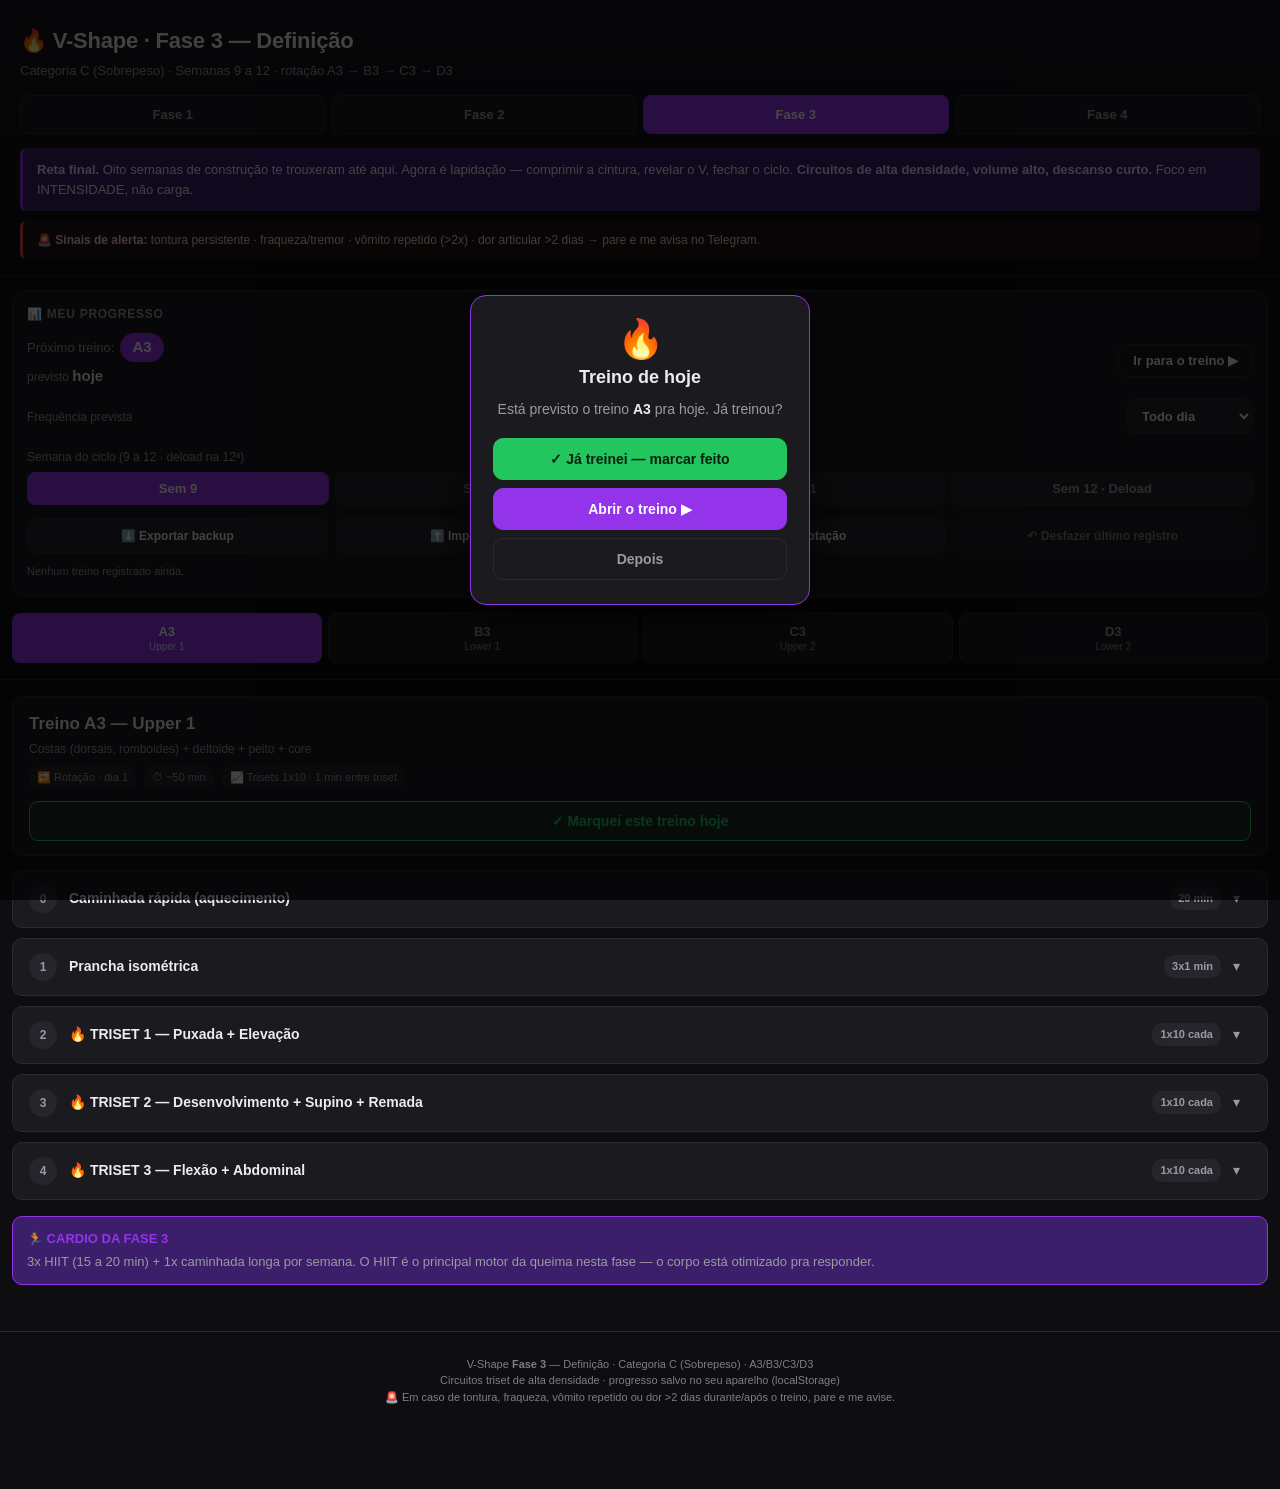
<file: fase3.html>
<!DOCTYPE html>
<html lang="pt-BR">
<head>
<meta charset="UTF-8">
<meta name="viewport" content="width=device-width, initial-scale=1">
<title>V-Shape Fase 3 — Definição</title>
<meta name="theme-color" content="#a855f7">
<meta name="apple-mobile-web-app-capable" content="yes">
<meta name="mobile-web-app-capable" content="yes">
<meta name="apple-mobile-web-app-status-bar-style" content="black-translucent">
<meta name="apple-mobile-web-app-title" content="V-Shape F3">
<link rel="manifest" href="./manifest.json">
<link rel="icon" type="image/svg+xml" href="./icon.svg">
<link rel="apple-touch-icon" href="./apple-touch-icon.png">
<link rel="stylesheet" href="./app.css">
<style>
  :root{
    --bg:#0e0e10; --bg-card:#1a1a1f; --bg-soft:#25252b;
    --fg:#ececef; --fg-dim:#9a9aa3; --fg-mute:#7e7e8a;
    --accent:#9333ea; --accent-soft:#3b1f6b;
    --warn:#f59e0b; --warn-soft:#3a2a0e;
    --danger:#ef4444; --ok:#22c55e;
    --roxo:#9333ea; --roxo-soft:#3b1f6b;
    --border:#2a2a30;
  }

  /* ===== Exercício normal + Triset ===== */
  details.exercicio{background:var(--bg-card);border:1px solid var(--border);border-radius:10px;margin-bottom:10px;overflow:hidden;transition:border-color .15s}
  details.exercicio summary:hover{background:rgba(147,51,234,.05)}

  .ex-adapt{margin-top:10px;padding:8px 10px;background:var(--accent-soft);border-left:2px solid var(--accent);border-radius:4px;font-size:12px;color:#e9d5ff}

  /* ===== Prancha timer ===== */
  .prancha-timer{background:var(--bg-soft);border-radius:12px;padding:18px;margin-bottom:14px;text-align:center;border:2px solid var(--border);transition:border-color .2s}
  .serie-dot.active{background:var(--accent);box-shadow:0 0 0 3px rgba(168,85,247,.25)}

  /* carga rotulada */
  .peso-track .pt-nome{font-size:12px;color:var(--accent);font-weight:700;flex:1 0 100%;margin-bottom:2px}

</style>
</head>
<body>

<header>
  <h1>🔥 V-Shape · Fase 3 — Definição</h1>
  <div class="sub">Categoria C (Sobrepeso) · Semanas 9 a 12 · rotação A3 → B3 → C3 → D3</div>
  <div class="fase-switch">
    <a href="./index.html">Fase 1</a>
    <a href="./fase2.html">Fase 2</a>
    <a href="./fase3.html" class="on">Fase 3</a>
    <a href="./fase4.html">Fase 4</a>
  </div>
  <div class="alerta">
    <strong>Reta final.</strong> Oito semanas de construção te trouxeram até aqui. Agora é lapidação — comprimir a cintura, revelar o V, fechar o ciclo. <strong>Circuitos de alta densidade, volume alto, descanso curto.</strong> Foco em INTENSIDADE, não carga.
  </div>
  <div class="sinais">
    🚨 <strong>Sinais de alerta:</strong> tontura persistente · fraqueza/tremor · vômito repetido (&gt;2x) · dor articular &gt;2 dias → pare e me avisa no Telegram.
  </div>
</header>

<!-- ===== Painel de controle ===== -->
<section class="painel">
  <h2>📊 Meu progresso</h2>
  <div class="painel-row">
    <div class="proximo-box">Próximo treino:<span class="proximo-tag" id="proximoTag">A3</span><div class="prev-info" id="previsaoInfo"></div></div>
    <button class="rest-btn" id="irProximo" style="padding:8px 14px">Ir para o treino ▶</button>
  </div>

  <div class="painel-row" style="margin-top:12px">
    <label class="semana-label" style="margin:0">Frequência prevista</label>
    <select id="freqSel" class="freq-sel">
      <option value="1">Todo dia</option>
      <option value="2">A cada 2 dias</option>
      <option value="3">A cada 3 dias</option>
    </select>
  </div>

  <div class="semana-wrap">
    <span class="semana-label">Semana do ciclo (9 a 12 · deload na 12ª)</span>
    <div class="semana-btns" id="semanaBtns">
      <button data-sem="1">Sem 9</button>
      <button data-sem="2">Sem 10</button>
      <button data-sem="3">Sem 11</button>
      <button data-sem="4" class="deload">Sem 12 · Deload</button>
    </div>
    <div class="deload-banner" id="deloadBanner" hidden>
      ⚠️ <strong>SEMANA DE DELOAD.</strong> Reduza a carga pra ~50% do seu peso atual (mostrado em cada exercício). Mantenha as repetições, foque em execução perfeita. É recuperação — não force.
    </div>
  </div>

  <div class="painel-actions">
    <button id="btnExportar">⬇️ Exportar backup</button>
    <button id="btnImportar">⬆️ Importar backup</button>
    <button id="btnReset">↻ Resetar rotação</button>
    <button id="btnDesfazer">↶ Desfazer último registro</button>
  </div>
  <input type="file" id="fileImport" accept="application/json" hidden>
  <div class="hist-line" id="histLine"></div>
</section>

<!-- ===== Modal lembrete de treino ===== -->
<div class="modal-overlay" id="modalLembrete" hidden>
  <div class="modal-box">
    <div class="modal-emoji">🔥</div>
    <h3>Treino de hoje</h3>
    <p id="modalTxt"></p>
    <div class="modal-actions">
      <button class="modal-btn modal-btn-ok" id="modalMarcar" type="button">✓ Já treinei — marcar feito</button>
      <button class="modal-btn modal-btn-ir" id="modalIr" type="button">Abrir o treino ▶</button>
      <button class="modal-btn modal-btn-off" id="modalDepois" type="button">Depois</button>
    </div>
  </div>
</div>

<nav class="tabs" role="tablist" id="tabs"></nav>

<main id="main"></main>

<footer>
  <p>V-Shape <strong>Fase 3</strong> — Definição · Categoria C (Sobrepeso) · A3/B3/C3/D3</p>
  <p>Circuitos triset de alta densidade · progresso salvo no seu aparelho (localStorage)</p>
  <p>🚨 Em caso de tontura, fraqueza, vômito repetido ou dor &gt;2 dias durante/após o treino, pare e me avise.</p>
</footer>

<div class="toast" id="toast"></div>

<script>
/* Diferenças desta fase lidas pelo motor comum (app.js) */
const FASE = { n:3, semanaDeload:4, semanaOffset:8, pranchaPadrao:60, metaDescanso:'', extraTreino:cardioBoxHTML };
/* =========================================================
   DADOS DA FASE 3 — DEFINIÇÃO (PDF oficial)
   Categoria C (Sobrepeso) · Semanas 9 a 12
   Circuitos triset · 10 reps cada · descanso 1 min
   ========================================================= */
const ORDEM = ['A3','B3','C3','D3'];

const RESPIRA_PADRAO = 'expirar na força, inspirar na volta.';

// Dicas universais da prancha (reuso)
const PRANCHA_DICAS = [
  ['Corpo em linha reta: cabeça → ombros → quadril → calcanhares','ok'],
  ['Contraia glúteo + abdômen o tempo todo','ok'],
  ['Cotovelos DEBAIXO dos ombros (90°)','ok'],
  ['NÃO deixe o quadril cair (compensa lombar → dor)','no'],
  ['NÃO suba o quadril (diminui o trabalho do core)','no']
];

/*
  Cada treino tem:
  - nome, foco, dia, dur, reps, descanso
  - aquecimento (texto)
  - coreSeg (segundos da prancha)
  - ex: array de exercícios
    - bike → aquecimento
    - prancha → timer isométrico
    - triset → { tipo:'triset', nome, exs: [{nome,vid,guias,dicas}], reps, descanso }
    - finalizador → exercício final com texto de finalização
*/

const TREINOS = {
  A3:{
    nome:'Treino A3 — Upper 1', foco:'Costas (dorsais, romboides) + deltoide + peito + core',
    dia:'Rotação · dia 1', dur:'~50 min', reps:'Trisets 1x10', descanso:'1 min entre triset',
    aquecimento:'20 min caminhada rápida', coreSeg:60,
    ex:[
      {tipo:'caminhada'},
      {tipo:'prancha', serie:'3x1 min', seg:60},
      {tipo:'triset', nome:'TRISET 1 — Puxada + Elevação', exs:[
        {nome:'Puxada frente aberta', vid:['KXYRiP_crFU'],
         grupo:'Dorsais (latíssimo do dorso), romboides, bíceps',
         dicas:[['Pegada um pouco mais aberta que a largura dos ombros','ok'],['Puxa cotovelos PRA BAIXO E PRA TRÁS','ok'],['Peito "vai na barra" — 1-2s de contração no final','ok'],['NÃO jogar a cabeça pra trás (machuca cervical)','no'],['NÃO usar impulso do tronco','no']]},
        {nome:'Puxada frente supinada', vid:['Uj58KaUkEEQ'],
         grupo:'Dorsais, bíceps (ênfase em braquial)',
         dicas:[['Pegada supinada (palmas pra você), largura dos ombros','ok'],['Cotovelos pra baixo e pra trás, peito na barra','ok'],['NÃO usar impulso','no']]},
        {nome:'Elevação lateral com halteres', vid:['qIq5thMEws0'],
         grupo:'Deltoide medial',
         dicas:[['Halteres sobem até a altura do ombro (não acima)','ok'],['Polegar pra cima, cotovelos levemente flexionados','ok'],['Carga LEVE — foco é pump, não força','ok'],['NÃO subir acima do ombro (manguito)','no']]}
      ], reps:'1x10 cada', descanso:'1 min'},
      {tipo:'triset', nome:'TRISET 2 — Desenvolvimento + Supino + Remada', exs:[
        {nome:'Desenvolvimento halteres', vid:['5I7ogOjvdnc'],
         grupo:'Deltoide (anterior e medial), tríceps',
         dicas:[['Sentado no banco com apoio lombar','ok'],['Halteres na altura dos ombros no início','ok'],['Sobe até o topo sem bater os halteres','ok'],['NÃO travar o cotovelo no topo','no'],['NÃO jogar a lombar pra trás','no']]},
        {nome:'Supino inclinado com halteres', vid:['lmwCGtNJmw0'],
         grupo:'Peitoral clavicular, deltoide anterior, tríceps',
         dicas:[['Banco a 30-45°, pés firmes no chão','ok'],['Escápulas retraídas e debaixo do banco','ok'],['Halteres descem na linha do peitoral','ok'],['NÃO bater os halteres no topo','no']]},
        {nome:'Remada curvada com halteres', vid:['T0cMo0KJXvs'],
         grupo:'Dorsais, trapézio, deltoide posterior, bíceps',
         dicas:[['Tronco inclinado ~45°, costas retas','ok'],['Puxa cotovelos pra trás, próximos do tronco','ok'],['Contrai escapular no fim do movimento','ok'],['NÃO arredondar as costas','no']]}
      ], reps:'1x10 cada', descanso:'1 min'},
      {tipo:'triset', nome:'TRISET 3 — Flexão + Abdominal', exs:[
        {nome:'Flexão de braço joelho apoiado', vid:['h5ClL5IYzog'], semCarga:true,
         grupo:'Peitoral, deltoide anterior, tríceps, core',
         dicas:[['Joelhos no chão, mãos na largura dos ombros','ok'],['Corpo em linha reta dos joelhos aos ombros','ok'],['Desce controlado, cotovelos a ~45°','ok'],['NÃO deixar o quadril cair','no']]},
        {nome:'Abdominal remador', vid:['Au9VMxWm7jE'], semCarga:true,
         grupo:'Reto abdominal, oblíquos, flexores do quadril',
         dicas:[['Antebraços nos estofados, mãos nas alças','ok'],['Flexiona joelhos em direção ao peito','ok'],['Contrai abdômen 1s no fim, volta devagar','ok'],['NÃO puxar com os braços — motor é o core','no']]},
        {nome:'Abdominal curto', vid:['hZVIstfFsIc'], semCarga:true,
         grupo:'Reto abdominal (porção superior)',
         dicas:[['Deitado, joelhos flexionados, mãos atrás da cabeça','ok'],['Sobe só as escápulas do chão (amplitude curta)','ok'],['Contrai no topo 1s, desce devagar','ok'],['NÃO puxar o pescoço com as mãos','no']]}
      ], reps:'1x10 cada', descanso:'1 min', finalizar:true}
    ]
  },
  B3:{
    nome:'Treino B3 — Lower 1', foco:'Quadríceps + posterior + glúteo + adutores/abdutores',
    dia:'Rotação · dia 2', dur:'~55 min', reps:'Trisets 1x10', descanso:'1 min entre triset',
    aquecimento:'20 min caminhada rápida', coreSeg:60,
    ex:[
      {tipo:'caminhada'},
      {tipo:'prancha', serie:'3x1 min', seg:60},
      {tipo:'triset', nome:'TRISET 1 — Extensora + Agachamento + Afundo', exs:[
        {nome:'Cadeira extensora', vid:['BHxNa16VQ7A'],
         grupo:'Quadríceps (reto femoral, vastos)',
         dicas:[['Eixo da máquina alinhado com o joelho','ok'],['Costas bem apoiadas, sobe controlado','ok'],['2s em cima contraindo, desce devagar','ok'],['NÃO travar o joelho na extensão total','no']]},
        {nome:'Agachamento livre', vid:['oqxnH2D_vzI'], semCarga:true,
         grupo:'Quadríceps, glúteos, posteriores, core',
         dicas:[['Pés na largura dos ombros, pontas levemente pra fora','ok'],['Lombar neutra, peito aberto, olhar pra frente','ok'],['Desce até ~90°, joelhos alinhados com os pés','ok'],['NÃO arredondar as costas','no'],['NÃO deixar os joelhos caírem pra dentro','no']]},
        {nome:'Afundo alternado livre', vid:['fu_y_h3X7xE'],
         grupo:'Quadríceps, glúteos, posteriores, estabilizadores',
         dicas:[['Passo à frente, joelho de trás quase toca o chão','ok'],['Joelho da frente não ultrapassa a ponta do pé','ok'],['Tronco ereto, core firme','ok'],['NÃO inclinar o tronco pra frente','no']]}
      ], reps:'1x10 cada', descanso:'1 min'},
      {tipo:'triset', nome:'TRISET 2 — Abdutora + Stiff + Sumo', exs:[
        {nome:'Cadeira abdutora', vid:['cMtyzQPGTkM'],
         grupo:'Glúteo médio, TFL',
         dicas:[['Costas apoiadas, abdômen contraído','ok'],['Abre controlando, 2s no final','ok'],['NÃO rotacionar o quadril','no']]},
        {nome:'Stiff com halteres', vid:['SRVkwwXk7I4'],
         grupo:'Posteriores de coxa, glúteos, lombar',
         dicas:[['Joelhos levemente flexionados, costas RETAS','ok'],['Halteres descem rente às pernas até sentir alongar posterior','ok'],['Sobe contraindo glúteo no final','ok'],['NÃO arredondar a lombar','no']]},
        {nome:'Agachamento sumo com halteres', vid:['Aan8qfVv7l0'],
         grupo:'Quadríceps, adutores, glúteos',
         dicas:[['Pés bem afastados, pontas pra fora (45°)','ok'],['Segura 1 halter à frente do corpo','ok'],['Desce até as coxas ficarem paralelas ao chão','ok'],['NÃO deixar os joelhos caírem pra dentro','no']]}
      ], reps:'1x10 cada', descanso:'1 min'},
      {tipo:'triset', nome:'TRISET 3 — Adutora + Panturrilha + Ponte', exs:[
        {nome:'Cadeira adutora', vid:['LPwZtIv2b6g'],
         grupo:'Adutores',
         dicas:[['Costas apoiadas, abdômen contraído','ok'],['Fecha controlando, 2s no final','ok'],['NÃO forçar amplitude máxima se o quadril reclamar','no']]},
        {nome:'Panturrilha livre', vid:['fVGkOlkOrnA'], semCarga:true,
         grupo:'Gastrocnêmio, sóleo',
         dicas:[['Em pé, pés na largura do quadril','ok'],['Sobe na ponta dos pés o máximo possível','ok'],['2s no topo, desce devagar até o calcanhar quase tocar','ok'],['NÃO fazer rápido (perde tensão)','no']]},
        {nome:'Ponte glútea', vid:['1satDE63Bwc'], semCarga:true,
         grupo:'Glúteo máximo, posteriores, core',
         dicas:[['Deitado, joelhos flexionados, pés no chão','ok'],['Sobe o quadril contraindo glúteo FORTE','ok'],['2s no topo, desce devagar','ok'],['NÃO empurrar pela lombar','no']]}
      ], reps:'1x10 cada', descanso:'1 min', finalizar:true}
    ]
  },
  C3:{
    nome:'Treino C3 — Upper 2', foco:'Peito + tríceps + ombro + costas',
    dia:'Rotação · dia 3', dur:'~50 min', reps:'Trisets 1x10', descanso:'1 min entre triset',
    aquecimento:'20 min caminhada rápida', coreSeg:60,
    ex:[
      {tipo:'caminhada'},
      {tipo:'prancha', serie:'3x1 min', seg:60},
      {tipo:'triset', nome:'TRISET 1 — Supinos + Tríceps', exs:[
        {nome:'Supino inclinado com halteres', vid:['lmwCGtNJmw0'],
         grupo:'Peitoral clavicular, deltoide anterior, tríceps',
         dicas:[['Banco a 30-45°, pés firmes no chão','ok'],['Escápulas retraídas, halteres na linha do peitoral','ok'],['Cotovelos a ~45° do tronco','ok'],['NÃO bater os halteres no topo','no']]},
        {nome:'Supino reto com halteres', vid:['y0UsxH8bKgg'],
         grupo:'Peitoral maior, deltoide anterior, tríceps',
         dicas:[['Deitado no banco reto, pés firmes','ok'],['Escápulas retraídas, halteres na linha do peitoral','ok'],['Empurra sem travar cotovelo, controla a descida','ok'],['NÃO arquear a lombar em excesso','no']]},
        {nome:'Tríceps testa com halteres', vid:['Cd0-tP9utgM'],
         grupo:'Tríceps (cabeças longa e lateral)',
         dicas:[['Deitado no banco, halteres acima do peito','ok'],['Cotovelos fixos apontando pro teto','ok'],['Desce os halteres até perto das orelhas','ok'],['NÃO abrir os cotovelos pros lados','no']]}
      ], reps:'1x10 cada', descanso:'1 min'},
      {tipo:'triset', nome:'TRISET 2 — Remada + Rosca + Pulldown', exs:[
        {nome:'Remada alta no cabo', vid:['rs56tSeqOiA'],
         grupo:'Trapézio, deltoide posterior, romboides',
         dicas:[['Barra reta ou corda, pegada pronada','ok'],['Puxa em direção ao peito, cotovelos ALTOS','ok'],['Contrai escapular no fim, volta controlado','ok'],['NÃO encolher os ombros nas orelhas','no']]},
        {nome:'Rosca direta no cabo', vid:['x6JCKfdzPJE'],
         grupo:'Bíceps (cabeças longa e curta)',
         dicas:[['Barra reta, pegada supinada na largura dos ombros','ok'],['Cotovelos fixos ao lado do tronco','ok'],['Sobe controlado, contrai no topo 1s','ok'],['NÃO balançar o tronco','no']]},
        {nome:'Pulldown com braço estendido', vid:['Lgr9JqdRp3M'],
         grupo:'Dorsais (latíssimo do dorso), redondo maior',
         dicas:[['Polia alta, barra reta, tronco levemente inclinado à frente','ok'],['Braços quase retos (cotovelos levemente flexionados) o tempo todo','ok'],['Leva a barra da altura da cabeça até as coxas contraindo as costas','ok'],['NÃO dobrar os cotovelos (vira tríceps)','no'],['NÃO usar impulso do tronco','no']]}
      ], reps:'1x10 cada', descanso:'1 min'},
      {tipo:'triset', nome:'TRISET 3 — Supinada + Lateral + Crucifixo Inverso', exs:[
        {nome:'Puxada frente supinada', vid:['Uj58KaUkEEQ'],
         grupo:'Dorsais, bíceps',
         dicas:[['Pegada supinada na largura dos ombros','ok'],['Cotovelos pra baixo e pra trás','ok'],['Peito na barra, contrai dorsais 1-2s','ok'],['NÃO usar impulso','no']]},
        {nome:'Elevação lateral', vid:['qIq5thMEws0'],
         grupo:'Deltoide medial',
         dicas:[['Sobe até a altura do ombro, polegar pra cima','ok'],['Cotovelos levemente flexionados','ok'],['Desce controlado, carga LEVE','ok'],['NÃO subir acima do ombro','no']]},
        {nome:'Crucifixo inverso', vid:['wUT3hmnzq3c'],
         grupo:'Deltoide posterior, romboides, trapézio',
         dicas:[['Tronco inclinado ou na máquina de peck deck invertido','ok'],['Abre os braços até alinhar com os ombros','ok'],['Contrai escapular no fim, volta controlado','ok'],['NÃO usar impulso do tronco','no']]}
      ], reps:'1x10 cada', descanso:'1 min', finalizar:true}
    ]
  },
  D3:{
    nome:'Treino D3 — Lower 2', foco:'Posterior de coxa + glúteo + quadríceps + quadril',
    dia:'Rotação · dia 4', dur:'~55 min', reps:'Trisets 1x10', descanso:'1 min entre triset',
    aquecimento:'20 min caminhada rápida', coreSeg:60,
    ex:[
      {tipo:'caminhada'},
      {tipo:'prancha', serie:'3x1 min', seg:60},
      {tipo:'triset', nome:'TRISET 1 — Flexora + Stiff + Sumo', exs:[
        {nome:'Cadeira flexora', vid:['cuWo-F7HDhY'],
         grupo:'Posteriores de coxa',
         dicas:[['Eixo alinhado com o joelho','ok'],['Almofada ACIMA do tornozelo','ok'],['Puxa o calcanhar ao glúteo, 2s em cima','ok'],['NÃO levantar o quadril do banco','no']]},
        {nome:'Stiff com halteres', vid:['SRVkwwXk7I4'],
         grupo:'Posteriores de coxa, glúteos, lombar',
         dicas:[['Joelhos levemente flexionados, costas RETAS','ok'],['Halteres descem rente às pernas','ok'],['Sobe contraindo glúteo no final','ok'],['NÃO arredondar a lombar','no']]},
        {nome:'Agachamento sumo com halteres', vid:['Aan8qfVv7l0'],
         grupo:'Quadríceps, adutores, glúteos',
         dicas:[['Pés bem afastados, pontas pra fora (45°)','ok'],['1 halter à frente, desce até coxas paralelas','ok'],['NÃO deixar joelhos caírem pra dentro','no']]}
      ], reps:'1x10 cada', descanso:'1 min'},
      {tipo:'triset', nome:'TRISET 2 — Leg Press + Stiff Sumo', exs:[
        {nome:'Leg press 45°', vid:['k4T_Ono5UN4'],
         grupo:'Quadríceps, glúteo máximo, posteriores',
         dicas:[['Pés na largura do quadril, pontas levemente pra fora','ok'],['Lombar TOTALMENTE colada no banco','ok'],['Desce até ~90° (profundidade confortável)','ok'],['NÃO tirar o quadril do banco','no']]},
        {nome:'Leg press 45° — pés abertos', vid:['k4T_Ono5UN4'],
         grupo:'Quadríceps, adutores, glúteos',
         dicas:[['Pés mais afastados e mais altos na plataforma','ok'],['Mesma segurança de lombar do leg normal','ok'],['Ênfase maior em adutores e glúteos','ok'],['NÃO travar o joelho em cima','no']]},
        {nome:'Stiff sumo', vid:['dRrm1YeAy_E'],
         grupo:'Posteriores (ênfase adutores), glúteos',
         dicas:[['Pés bem afastados, pontas pra fora','ok'],['1 halter entre as pernas, costas retas','ok'],['Desce até sentir alongar posterior e adutores','ok'],['NÃO arredondar a lombar','no']]}
      ], reps:'1x10 cada', descanso:'1 min'},
      {tipo:'triset', nome:'TRISET 3 — Adutora + Panturrilha + Ponte', exs:[
        {nome:'Cadeira adutora', vid:['LPwZtIv2b6g'],
         grupo:'Adutores',
         dicas:[['Costas apoiadas, abdômen contraído','ok'],['Fecha controlando, 2s no final','ok'],['NÃO forçar amplitude máxima no início','no']]},
        {nome:'Panturrilha livre', vid:['fVGkOlkOrnA'], semCarga:true,
         grupo:'Gastrocnêmio, sóleo',
         dicas:[['Em pé, sobe na ponta dos pés, 2s no topo','ok'],['Desce devagar até alongar','ok'],['NÃO fazer rápido','no']]},
        {nome:'Ponte glútea', vid:['1satDE63Bwc'], semCarga:true,
         grupo:'Glúteo máximo, posteriores, core',
         dicas:[['Deitado, joelhos flexionados, pés no chão','ok'],['Sobe o quadril contraindo glúteo FORTE','ok'],['2s no topo, desce devagar','ok'],['NÃO empurrar pela lombar','no']]}
      ], reps:'1x10 cada', descanso:'1 min', finalizar:true}
    ]
  }
};

function restTimerHTML(restSeg, label){
  return `<div class="rest-timer">
    <span class="rt-label">${label||'Descanso:'}</span>
    <button class="rest-btn" type="button" data-rest="${restSeg}">${restSeg}s</button>
  </div>`;
}

function trisetVideoHTML(vid, nome){
  if(!vid) return `<div class="triset-placeholder"><span>🎬 Busque "${nome}" no YouTube</span></div>`;
  return `<div class="triset-ex-video">${videoPosterHTML(vid,nome)}<a class="yt-mini" href="https://www.youtube.com/watch?v=${vid}" target="_blank" rel="noopener">↗ YouTube</a></div>`;
}

function exercicioHTML(treinoId, idx, ex, restSeg){
  // Aquecimento (caminhada)
  if(ex.tipo==='caminhada'){
    const t=TREINOS[treinoId];
    return `<details class="exercicio">
      <summary><span class="ex-num">0</span><span class="ex-nome">Caminhada rápida (aquecimento)</span><span class="ex-serie">${t.aquecimento.replace(' caminhada rápida','')}</span><span class="ex-toggle">▾</span></summary>
      <div class="ex-conteudo">
        <div class="ex-video">${videoPosterHTML('1P1NflpL5yw','Caminhada na esteira')}<a class="yt-link" href="https://www.youtube.com/watch?v=1P1NflpL5yw" target="_blank" rel="noopener">↗ Abrir no YouTube</a></div>
        <div>
          <div class="ex-grupo">Cardiovascular / aquecimento geral</div>
          <ul class="ex-dicas">
            <li class="ok">Ritmo moderado, respiração nasal confortável</li>
            <li class="ok">Aproveita pra hidratar (300-400ml)</li>
            <li class="no">Não é HIIT — objetivo é aquecer, não cansar</li>
          </ul>
        </div>
      </div>
    </details>`;
  }

  // Prancha (core)
  if(ex.tipo==='prancha'){
    const pdicas=(ex.dicas||PRANCHA_DICAS).map(d=>`<li class="${d[1]}">${d[0]}</li>`).join('');
    return `<details class="exercicio">
      <summary><span class="ex-num">1</span><span class="ex-nome">Prancha isométrica</span><span class="ex-serie">${ex.serie}</span><span class="ex-toggle">▾</span></summary>
      <div class="ex-conteudo">
        <div class="ex-video">${videoPosterHTML('ldMjBgrYEfg','Prancha isométrica')}<a class="yt-link" href="https://www.youtube.com/watch?v=ldMjBgrYEfg" target="_blank" rel="noopener">↗ Abrir no YouTube</a></div>
        <div>
          <div class="ex-grupo">Core: reto abdominal, transverso, oblíquos</div>
          ${pranchaHTML(ex.seg)}
          <ul class="ex-dicas" style="margin-top:14px">${pdicas}</ul>
          <div class="ex-respira"><strong>Respiração:</strong> lenta, nunca prender o ar.</div>
        </div>
      </div>
    </details>`;
  }

  // Triset
  if(ex.tipo==='triset'){
    const exsHTML = ex.exs.map((e,i)=>{
      const letra = String.fromCharCode(65+i); // A, B, C
      const dicas = e.dicas.map(d=>`<li class="${d[1]}">${d[0]}</li>`).join('');
      return `<div class="triset-ex">
        <div class="triset-ex-nome">${letra}) ${e.nome}</div>
        <div class="triset-ex-grupo">${e.grupo}</div>
        ${trisetVideoHTML(e.vid?e.vid[0]:null, e.nome)}
        ${e.semCarga?'':pesoTrackHTML(`${treinoId}-triset-${idx}-${i}`)}
        <ul class="triset-ex-dicas">${dicas}</ul>
      </div>`;
    }).join('');
    const keyT = `${treinoId}-triset-${idx}`;
    const finalizarBloco = ex.finalizar ? `<div class="ex-aviso" style="margin-top:10px">🏁 <strong>Finalizar o treino:</strong> + 10 min de escada, bike ou transport.</div>` : '';

    return `<details class="exercicio">
      <summary><span class="ex-num">${idx}</span><span class="ex-nome">🔥 ${ex.nome}</span><span class="ex-serie">${ex.reps}</span><span class="ex-toggle">▾</span></summary>
      <div class="ex-conteudo" style="grid-template-columns:1fr">
        <div>
          <div class="triset-flow">
            <div class="tf-title">📋 Como executar o triset:</div>
            <ol>
              <li>Faça os 3 exercícios em sequência, sem descanso entre eles</li>
              <li>10 repetições de cada (carga moderada/alta)</li>
              <li>Após completar os 3, descanse 1 minuto</li>
            </ol>
          </div>
          <div class="triset-grid" style="margin-top:14px">${exsHTML}</div>
          ${pesos[keyT]&&pesos[keyT].atual!=null?`<div class="peso-info" style="margin:0 0 12px">Registro antigo do triset (carga única): <b>${san(pesos[keyT].atual)}kg</b></div>`:''}
          ${restTimerHTML(restSeg, 'Descanso após triset:')}
          <div class="ex-respira"><strong>Respiração:</strong> ${RESPIRA_PADRAO}</div>
          ${finalizarBloco}
        </div>
      </div>
    </details>`;
  }
}

/* ===== Cardio box (HIIT) ===== */
function cardioBoxHTML(){
  return `<div class="cardio-box">
    <strong>🏃 CARDIO DA FASE 3</strong>
    <p>3x HIIT (15 a 20 min) + 1x caminhada longa por semana. O HIIT é o principal motor da queima nesta fase — o corpo está otimizado pra responder.</p>
  </div>`;
}
</script>
<script src="./app.js"></script>
</body>
</html>
</file>
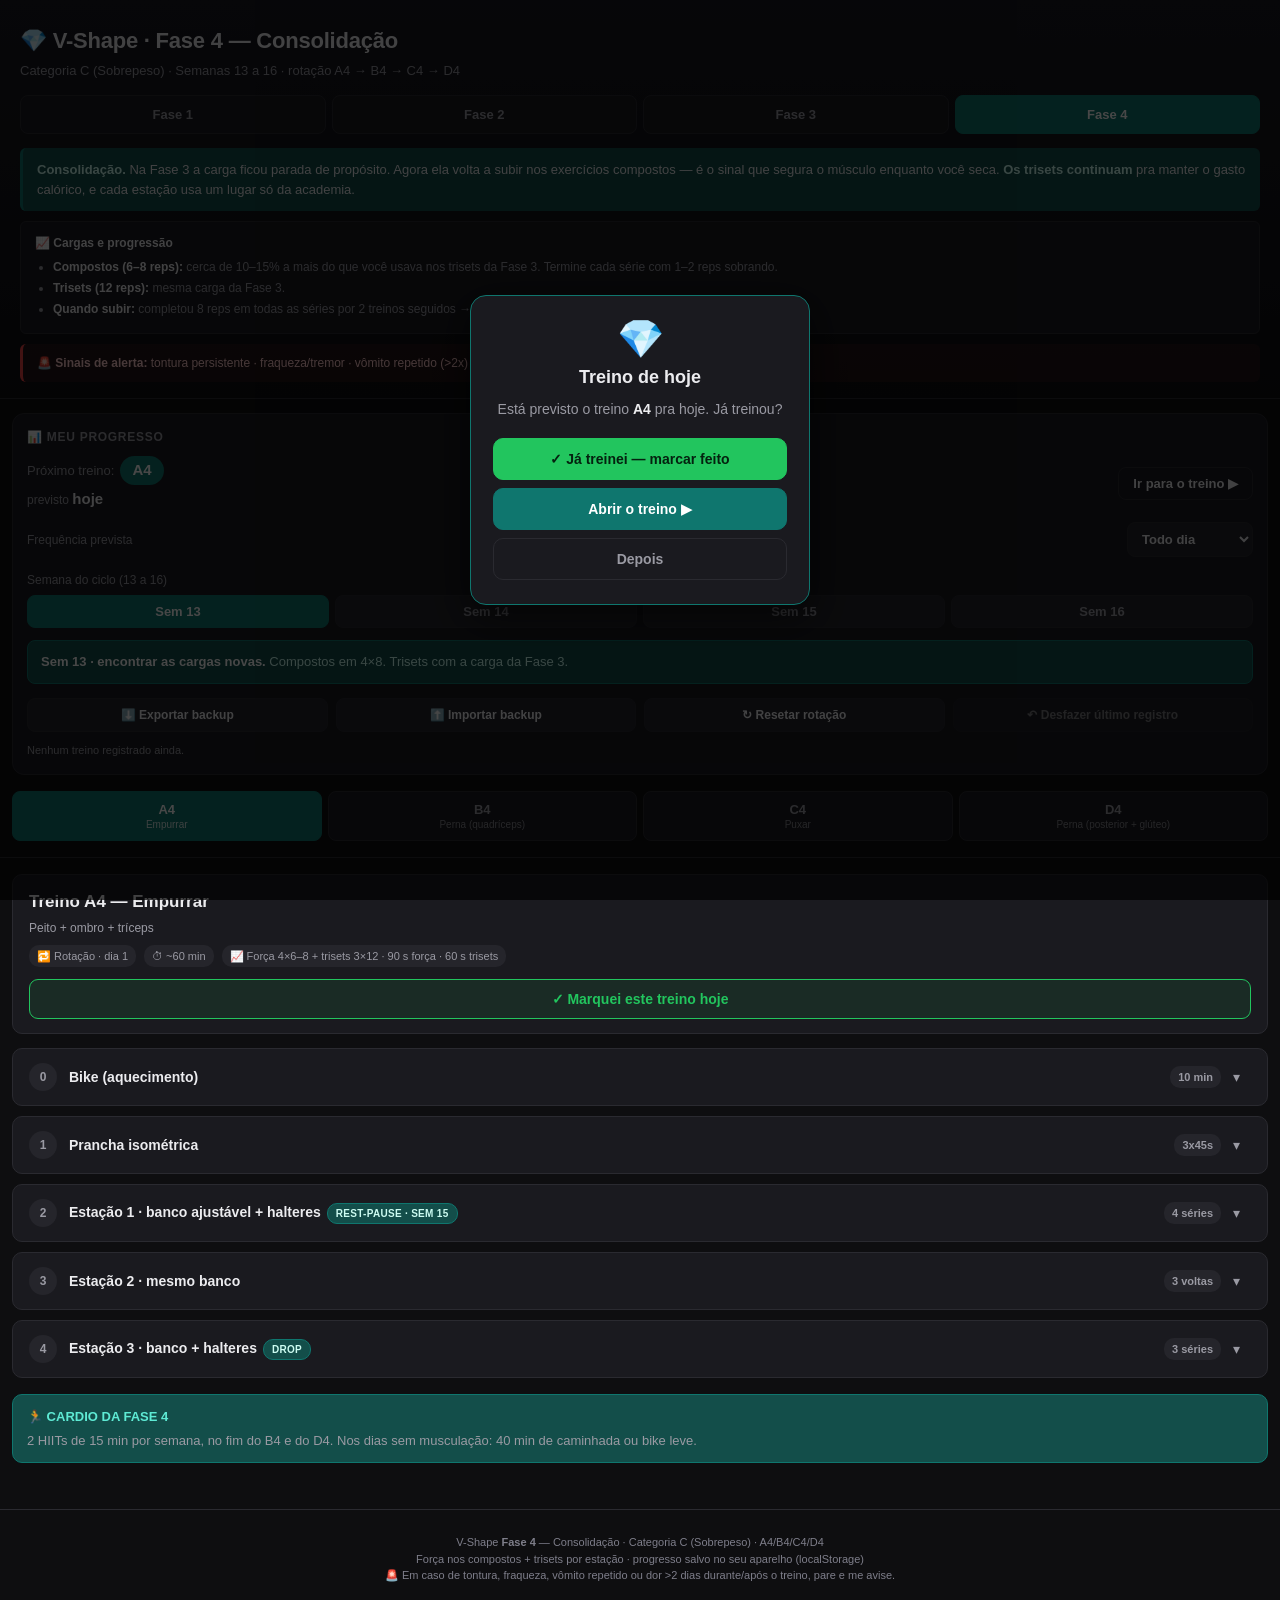
<file: fase4.html>
<!DOCTYPE html>
<html lang="pt-BR">
<head>
<meta charset="UTF-8">
<meta name="viewport" content="width=device-width, initial-scale=1">
<title>V-Shape Fase 4 — Consolidação</title>
<meta name="theme-color" content="#0f766e">
<meta name="apple-mobile-web-app-capable" content="yes">
<meta name="mobile-web-app-capable" content="yes">
<meta name="apple-mobile-web-app-status-bar-style" content="black-translucent">
<meta name="apple-mobile-web-app-title" content="V-Shape F4">
<link rel="manifest" href="./manifest.json">
<link rel="icon" type="image/svg+xml" href="./icon.svg">
<link rel="apple-touch-icon" href="./apple-touch-icon.png">
<link rel="stylesheet" href="./app.css">
<style>
  :root{
    --bg:#0e0e10; --bg-card:#1a1a1f; --bg-soft:#25252b;
    --fg:#ececef; --fg-dim:#9a9aa3; --fg-mute:#7e7e8a;
    --accent:#0f766e; --accent-soft:#134e4a;
    --warn:#f59e0b; --warn-soft:#3a2a0e;
    --danger:#ef4444; --ok:#22c55e;
    --roxo:#0f766e; --roxo-soft:#134e4a;
    --border:#2a2a30;
  }

  /* ===== Estação (bi-set / triset / exercício único) ===== */
  details.exercicio{background:var(--bg-card);border:1px solid var(--border);border-radius:10px;margin-bottom:10px;overflow:hidden;transition:border-color .15s}
  details.exercicio summary:hover{background:rgba(15,118,110,.08)}
  .ex-adapt{margin-top:10px;padding:8px 10px;background:var(--accent-soft);border-left:2px solid var(--accent);border-radius:4px;font-size:12px;color:#ccfbf1}
  .alerta strong,.tec-badge,.tec-box,.cardio-box{color:#ccfbf1}
  .cardio-box strong{color:#5eead4}
  .triset-ex-reps{font-size:12px;color:#5eead4;font-weight:700;margin-bottom:4px}
  .triset-flow .tf-title,.ex-video .yt-link,.triset-ex-video .yt-mini,footer a{color:#5eead4}
  .estacao-nota{margin-top:10px;font-size:12px;color:var(--fg-dim)}

  /* ===== Prancha timer ===== */
  .prancha-timer{background:var(--bg-soft);border-radius:12px;padding:18px;margin-bottom:14px;text-align:center;border:2px solid var(--border);transition:border-color .2s}
  .serie-dot.active{background:var(--accent);box-shadow:0 0 0 3px rgba(20,184,166,.25)}

  /* carga rotulada */
  .peso-track .pt-nome{font-size:12px;color:var(--accent);font-weight:700;flex:1 0 100%;margin-bottom:2px}

  /* ===== Progressão e nota da semana ===== */
  .progressao{margin-top:10px;padding:12px 14px;background:var(--bg-card);border:1px solid var(--border);border-radius:6px;font-size:12px;color:var(--fg-dim)}
  .progressao strong{color:var(--fg)}
  .progressao ul{margin:6px 0 0 18px}
  .progressao li{margin-bottom:3px}
  .semana-nota{margin-top:12px;padding:11px 13px;background:var(--accent-soft);border:1px solid var(--accent);border-radius:8px;font-size:13px;color:#ccfbf1}
  .semana-nota strong{color:#fff}
</style>
</head>
<body>

<header>
  <h1>💎 V-Shape · Fase 4 — Consolidação</h1>
  <div class="sub">Categoria C (Sobrepeso) · Semanas 13 a 16 · rotação A4 → B4 → C4 → D4</div>
  <div class="fase-switch">
    <a href="./index.html">Fase 1</a>
    <a href="./fase2.html">Fase 2</a>
    <a href="./fase3.html">Fase 3</a>
    <a href="./fase4.html" class="on">Fase 4</a>
  </div>
  <div class="alerta">
    <strong>Consolidação.</strong> Na Fase 3 a carga ficou parada de propósito. Agora ela volta a subir nos exercícios compostos — é o sinal que segura o músculo enquanto você seca. <strong>Os trisets continuam</strong> pra manter o gasto calórico, e cada estação usa um lugar só da academia.
  </div>
  <div class="progressao">
    <strong>📈 Cargas e progressão</strong>
    <ul>
      <li><strong>Compostos (6–8 reps):</strong> cerca de 10–15% a mais do que você usava nos trisets da Fase 3. Termine cada série com 1–2 reps sobrando.</li>
      <li><strong>Trisets (12 reps):</strong> mesma carga da Fase 3.</li>
      <li><strong>Quando subir:</strong> completou 8 reps em todas as séries por 2 treinos seguidos → +2 kg nos halteres ou +5 kg nas máquinas.</li>
    </ul>
  </div>
  <div class="sinais">
    🚨 <strong>Sinais de alerta:</strong> tontura persistente · fraqueza/tremor · vômito repetido (&gt;2x) · dor articular &gt;2 dias → pare e me avisa no Telegram.
  </div>
</header>

<!-- ===== Painel de controle ===== -->
<section class="painel">
  <h2>📊 Meu progresso</h2>
  <div class="painel-row">
    <div class="proximo-box">Próximo treino:<span class="proximo-tag" id="proximoTag">A4</span><div class="prev-info" id="previsaoInfo"></div></div>
    <button class="rest-btn" id="irProximo" style="padding:8px 14px">Ir para o treino ▶</button>
  </div>

  <div class="painel-row" style="margin-top:12px">
    <label class="semana-label" style="margin:0">Frequência prevista</label>
    <select id="freqSel" class="freq-sel">
      <option value="1">Todo dia</option>
      <option value="2">A cada 2 dias</option>
      <option value="3">A cada 3 dias</option>
    </select>
  </div>

  <div class="semana-wrap">
    <span class="semana-label">Semana do ciclo (13 a 16)</span>
    <div class="semana-btns" id="semanaBtns">
      <button data-sem="1">Sem 13</button>
      <button data-sem="2">Sem 14</button>
      <button data-sem="3">Sem 15</button>
      <button data-sem="4">Sem 16</button>
    </div>
    <div class="semana-nota" data-semana-nota="1" hidden><strong>Sem 13 · encontrar as cargas novas.</strong> Compostos em 4×8. Trisets com a carga da Fase 3.</div>
    <div class="semana-nota" data-semana-nota="2" hidden><strong>Sem 14 · subir a carga.</strong> Compostos em 4×6–8.</div>
    <div class="semana-nota" data-semana-nota="3" hidden><strong>Sem 15 · intensificar.</strong> Rest-pause na última série dos compostos e descanso de 45 s nos trisets.</div>
    <div class="semana-nota" data-semana-nota="4" hidden><strong>Sem 16 · retestar.</strong> Reteste as cargas dos compostos e meça cintura, peso e fotos.</div>
  </div>

  <div class="painel-actions">
    <button id="btnExportar">⬇️ Exportar backup</button>
    <button id="btnImportar">⬆️ Importar backup</button>
    <button id="btnReset">↻ Resetar rotação</button>
    <button id="btnDesfazer">↶ Desfazer último registro</button>
  </div>
  <input type="file" id="fileImport" accept="application/json" hidden>
  <div class="hist-line" id="histLine"></div>
</section>

<!-- ===== Modal lembrete de treino ===== -->
<div class="modal-overlay" id="modalLembrete" hidden>
  <div class="modal-box">
    <div class="modal-emoji">💎</div>
    <h3>Treino de hoje</h3>
    <p id="modalTxt"></p>
    <div class="modal-actions">
      <button class="modal-btn modal-btn-ok" id="modalMarcar" type="button">✓ Já treinei — marcar feito</button>
      <button class="modal-btn modal-btn-ir" id="modalIr" type="button">Abrir o treino ▶</button>
      <button class="modal-btn modal-btn-off" id="modalDepois" type="button">Depois</button>
    </div>
  </div>
</div>

<nav class="tabs" role="tablist" id="tabs"></nav>

<main id="main"></main>

<footer>
  <p>V-Shape <strong>Fase 4</strong> — Consolidação · Categoria C (Sobrepeso) · A4/B4/C4/D4</p>
  <p>Força nos compostos + trisets por estação · progresso salvo no seu aparelho (localStorage)</p>
  <p>🚨 Em caso de tontura, fraqueza, vômito repetido ou dor &gt;2 dias durante/após o treino, pare e me avise.</p>
</footer>

<div class="toast" id="toast"></div>

<script>
/* Diferenças desta fase lidas pelo motor comum (app.js) */
const FASE = { n:4, semanaDeload:0, semanaOffset:12, pranchaPadrao:45, metaDescanso:'', extraTreino:cardioBoxHTML };
/* =========================================================
   DADOS DA FASE 4 — CONSOLIDAÇÃO
   Categoria C (Sobrepeso) · Semanas 13 a 16
   Bloco de força (4×6–8) + trisets de 12 por estação
   ========================================================= */
const ORDEM = ['A4','B4','C4','D4'];

const RESPIRA_PADRAO = 'expirar na força, inspirar na volta.';

const PRANCHA_DICAS = [
  ['Corpo em linha reta: cabeça → ombros → quadril → calcanhares','ok'],
  ['Contraia glúteo + abdômen o tempo todo','ok'],
  ['Cotovelos DEBAIXO dos ombros (90°)','ok'],
  ['NÃO deixe o quadril cair (compensa lombar → dor)','no'],
  ['NÃO suba o quadril (diminui o trabalho do core)','no']
];

const TEC = {
  restpause:{t:'REST-PAUSE · SEM 15', d:'<b>Rest-pause (Sem 15):</b> na <b>última série</b>, ao chegar perto da falha, pause 10–15 s e faça mais 2–4 reps com a mesma carga. Conta como 1 série.'},
  drop:     {t:'DROP', d:'<b>Drop-set:</b> na <b>última série</b>, ao chegar na falha, reduza a carga na hora e continue até a falha de novo, sem descanso.'}
};

// descansos: força 90 s (Hack 2 min); trisets 60 s, 45 s na Sem 15
const D_FORCA = [{seg:90, txt:'90s'}];
const D_HACK  = [{seg:120, txt:'2 min'}];
const D_TRI   = [{seg:60, txt:'60s'}, {seg:45, txt:'45s · Sem 15'}];
const D_BI    = [{seg:60, txt:'60s'}];

/*
  Cada treino: bike + prancha + 3 estações.
  Estação → { tipo:'estacao', modo:'unico'|'biset'|'triset', nome, series, descansos, tec:[], nota, exs:[{nome,reps,vid,grupo,dicas,semCarga}] }
*/
const TREINOS = {
  A4:{
    nome:'Treino A4 — Empurrar', foco:'Peito + ombro + tríceps',
    dia:'Rotação · dia 1', dur:'~60 min', reps:'Força 4×6–8 + trisets 3×12', descanso:'90 s força · 60 s trisets',
    ex:[
      {tipo:'bike'},
      {tipo:'prancha', serie:'3x45s', seg:45},
      {tipo:'estacao', modo:'biset', nome:'Estação 1 · banco ajustável + halteres', series:'4 séries', descansos:D_FORCA, tec:['restpause'],
       nota:'É só levantar o encosto do banco entre um e outro.', exs:[
        {nome:'Supino inclinado com halteres', reps:'6–8', vid:['lmwCGtNJmw0'],
         grupo:'Peitoral clavicular, deltoide anterior, tríceps',
         dicas:[['Banco a 30-45°, pés firmes no chão','ok'],['Escápulas retraídas e debaixo do banco','ok'],['Halteres descem na linha do peitoral','ok'],['NÃO bater os halteres no topo','no']]},
        {nome:'Desenvolvimento sentado com halteres', reps:'8', vid:['5I7ogOjvdnc'],
         grupo:'Deltoide (anterior e medial), tríceps',
         dicas:[['Sentado no banco com apoio lombar','ok'],['Halteres na altura dos ombros no início','ok'],['Sobe até o topo sem bater os halteres','ok'],['NÃO travar o cotovelo no topo','no'],['NÃO jogar a lombar pra trás','no']]}
      ]},
      {tipo:'estacao', modo:'triset', nome:'Estação 2 · mesmo banco', series:'3 voltas', descansos:D_TRI, exs:[
        {nome:'Supino reto com halteres', reps:'12', vid:['y0UsxH8bKgg'],
         grupo:'Peitoral maior, deltoide anterior, tríceps',
         dicas:[['Deitado no banco reto, pés firmes','ok'],['Escápulas retraídas, halteres na linha do peitoral','ok'],['Empurra sem travar cotovelo, controla a descida','ok'],['NÃO arquear a lombar em excesso','no']]},
        {nome:'Elevação lateral com halteres', reps:'15', vid:['qIq5thMEws0'],
         grupo:'Deltoide medial',
         dicas:[['Halteres sobem até a altura do ombro (não acima)','ok'],['Polegar pra cima, cotovelos levemente flexionados','ok'],['Carga LEVE — foco é pump, não força','ok'],['NÃO subir acima do ombro (manguito)','no']]},
        {nome:'Tríceps testa com halteres', reps:'12', vid:['Cd0-tP9utgM'],
         grupo:'Tríceps (cabeças longa e lateral)',
         dicas:[['Deitado no banco, halteres acima do peito','ok'],['Cotovelos fixos apontando pro teto','ok'],['Desce os halteres até perto das orelhas','ok'],['NÃO abrir os cotovelos pros lados','no']]}
      ]},
      {tipo:'estacao', modo:'biset', nome:'Estação 3 · banco + halteres', series:'3 séries', descansos:D_BI, tec:['drop'],
       nota:'Carga do crucifixo: cerca de metade da do supino com halteres.', finalizar:true, exs:[
        {nome:'Crucifixo inclinado com halteres', reps:'12', vid:['oQARSPqhvs8'],
         grupo:'Peitoral (ênfase clavicular), deltoide anterior',
         dicas:[['Banco a 30°','ok'],['Cotovelos levemente flexionados e fixos durante todo o movimento','ok'],['Desce até sentir o peitoral alongar, sem passar da linha do ombro','ok'],['Sobe "abraçando uma árvore" e para antes de os halteres se encostarem','ok']]},
        {nome:'Tríceps francês com halter (sentado)', reps:'15', vid:['9EkGm94Q2Ms'],
         grupo:'Tríceps (ênfase cabeça longa)',
         dicas:[['Sentado no banco com apoio nas costas, halter seguro com as duas mãos atrás da cabeça','ok'],['Cotovelos apontando pra cima e próximos da cabeça','ok'],['Estende os braços até em cima, desce controlado','ok'],['NÃO abrir os cotovelos pros lados','no'],['NÃO arquear a lombar pra compensar','no']]}
      ]}
    ]
  },
  B4:{
    nome:'Treino B4 — Perna (quadríceps)', foco:'Quadríceps + glúteo + panturrilha',
    dia:'Rotação · dia 2', dur:'~60 min', reps:'Força 4×6–8 + trisets 3×12', descanso:'2 min Hack · 60 s trisets',
    ex:[
      {tipo:'bike'},
      {tipo:'prancha', serie:'3x45s', seg:45},
      {tipo:'estacao', modo:'unico', nome:'Estação 1 · Hack', series:'4 séries', descansos:D_HACK, tec:['restpause'],
       nota:'É o exercício mais pesado do ciclo.', exs:[
        {nome:'Agachamento no Hack', reps:'6–8', vid:['Whp712OHPl8'],
         grupo:'Quadríceps, glúteos',
         dicas:[['Costas e quadril colados no encosto o tempo todo','ok'],['Pés na largura dos ombros, no meio da plataforma','ok'],['Desce controlado até ~90° (sem descolar a lombar)','ok'],['NÃO travar o joelho em cima','no'],['NÃO deixar os joelhos caírem pra dentro','no']]}
      ]},
      {tipo:'estacao', modo:'triset', nome:'Estação 2 · Leg Press 45° (triset na própria máquina)', series:'3 voltas', descansos:D_TRI, exs:[
        {nome:'Leg press 45° — pés baixos e juntos', reps:'12', vid:['k4T_Ono5UN4'],
         grupo:'Quadríceps (ênfase vasto lateral)',
         dicas:[['Pés na parte baixa da plataforma, na largura do quadril','ok'],['Lombar TOTALMENTE colada no banco','ok'],['Desce até onde o calcanhar não descola','ok'],['NÃO tirar o quadril do banco','no']]},
        {nome:'Leg press 45° — pés abertos', reps:'12', vid:['k4T_Ono5UN4'],
         grupo:'Quadríceps, adutores, glúteos',
         dicas:[['Pés mais afastados e mais altos na plataforma','ok'],['Mesma segurança de lombar do leg normal','ok'],['Ênfase maior em adutores e glúteos','ok'],['NÃO travar o joelho em cima','no']]},
        {nome:'Panturrilha no leg press', reps:'20', vid:['mL23-bJ8J4o'],
         grupo:'Gastrocnêmio, sóleo',
         dicas:[['Trava de segurança da máquina SEMPRE engatada','ok'],['Só a ponta dos pés na borda de baixo da plataforma','ok'],['Joelhos estendidos (sem travar), amplitude total','ok'],['NÃO dobrar os joelhos pra ajudar','no']]}
      ]},
      {tipo:'estacao', modo:'triset', nome:'Estação 3 · halteres', series:'3 voltas', descansos:D_TRI, finalizar:true, hiit:true, exs:[
        {nome:'Afundo alternado com halteres', reps:'10 por perna', vid:['fu_y_h3X7xE'],
         grupo:'Quadríceps, glúteos, posteriores, estabilizadores',
         dicas:[['Passo à frente, joelho de trás quase toca o chão','ok'],['Joelho da frente não ultrapassa a ponta do pé','ok'],['Tronco ereto, core firme','ok'],['NÃO inclinar o tronco pra frente','no']]},
        {nome:'Agachamento sumo com halteres', reps:'12', vid:['Aan8qfVv7l0'],
         grupo:'Quadríceps, adutores, glúteos',
         dicas:[['Pés bem afastados, pontas pra fora (45°)','ok'],['Segura 1 halter à frente do corpo','ok'],['Desce até as coxas ficarem paralelas ao chão','ok'],['NÃO deixar os joelhos caírem pra dentro','no']]},
        {nome:'Panturrilha livre', reps:'20', vid:['fVGkOlkOrnA'], semCarga:true,
         grupo:'Gastrocnêmio, sóleo',
         dicas:[['Em pé, pés na largura do quadril','ok'],['Sobe na ponta dos pés o máximo possível','ok'],['2s no topo, desce devagar até o calcanhar quase tocar','ok'],['NÃO fazer rápido (perde tensão)','no']]}
      ]}
    ]
  },
  C4:{
    nome:'Treino C4 — Puxar', foco:'Costas (o foco do V) + ombro posterior + bíceps',
    dia:'Rotação · dia 3', dur:'~60 min', reps:'Força 4×6–8 + trisets 3×12', descanso:'90 s força · 60 s trisets',
    ex:[
      {tipo:'bike'},
      {tipo:'prancha', serie:'3x45s', seg:45},
      {tipo:'estacao', modo:'biset', nome:'Estação 1 · puxador', series:'4 séries', descansos:D_FORCA, tec:['restpause'],
       nota:'Só troca a pegada entre um e outro.', exs:[
        {nome:'Puxada frente aberta', reps:'6–8', vid:['KXYRiP_crFU'],
         grupo:'Dorsais (latíssimo do dorso), romboides, bíceps',
         dicas:[['Pegada um pouco mais aberta que a largura dos ombros','ok'],['Puxa cotovelos PRA BAIXO E PRA TRÁS','ok'],['Peito "vai na barra" — 1-2s de contração no final','ok'],['NÃO jogar a cabeça pra trás (machuca cervical)','no'],['NÃO usar impulso do tronco','no']]},
        {nome:'Puxada frente supinada', reps:'8', vid:['Uj58KaUkEEQ'],
         grupo:'Dorsais, bíceps (ênfase em braquial)',
         dicas:[['Pegada supinada (palmas pra você), largura dos ombros','ok'],['Cotovelos pra baixo e pra trás, peito na barra','ok'],['NÃO usar impulso','no']]}
      ]},
      {tipo:'estacao', modo:'triset', nome:'Estação 2 · banco + halteres', series:'3 voltas', descansos:D_TRI, exs:[
        {nome:'Remada serrote', reps:'10 por lado', vid:['G2gbM0N2ey8'],
         grupo:'Dorsais, romboides, deltoide posterior, bíceps',
         dicas:[['Joelho e mão do mesmo lado apoiados no banco, costas retas','ok'],['Puxa o halter em direção ao quadril, cotovelo rente ao corpo','ok'],['Contrai a escápula no fim, desce controlado','ok'],['NÃO girar o tronco pra subir o peso','no']]},
        {nome:'Crucifixo inverso com halteres', reps:'15', vid:['neiVTL2U5Qo'],
         grupo:'Deltoide posterior, romboides, trapézio',
         dicas:[['Peito apoiado no banco inclinado','ok'],['Abre os braços até a linha dos ombros, cotovelos levemente flexionados','ok'],['Carga LEVE, contrai a escápula no fim','ok'],['NÃO encolher os ombros nas orelhas','no']]},
        {nome:'Rosca martelo', reps:'12', vid:['GJsi_Yw1TPo'],
         grupo:'Braquial, braquiorradial, bíceps',
         dicas:[['Pegada neutra (polegar pra cima)','ok'],['Cotovelos fixos ao lado do tronco','ok'],['Sobe controlado, contrai no topo 1s','ok'],['NÃO balançar o tronco','no']]}
      ]},
      {tipo:'estacao', modo:'triset', nome:'Estação 3 · polia', series:'3 voltas', descansos:D_TRI, finalizar:true, exs:[
        {nome:'Remada alta no cabo', reps:'12', vid:['rs56tSeqOiA'],
         grupo:'Trapézio, deltoide posterior, romboides',
         dicas:[['Barra reta ou corda, pegada pronada','ok'],['Puxa em direção ao peito, cotovelos ALTOS','ok'],['Contrai escapular no fim, volta controlado','ok'],['NÃO encolher os ombros nas orelhas','no']]},
        {nome:'Rosca direta no cabo', reps:'12', vid:['x6JCKfdzPJE'],
         grupo:'Bíceps (cabeças longa e curta)',
         dicas:[['Barra reta, pegada supinada na largura dos ombros','ok'],['Cotovelos fixos ao lado do tronco','ok'],['Sobe controlado, contrai no topo 1s','ok'],['NÃO balançar o tronco','no']]},
        {nome:'Pulldown com braço estendido', reps:'15', vid:['Lgr9JqdRp3M'],
         grupo:'Dorsais (latíssimo do dorso), redondo maior',
         dicas:[['Polia alta, barra reta, tronco levemente inclinado à frente','ok'],['Braços quase retos (cotovelos levemente flexionados) o tempo todo','ok'],['Leva a barra da altura da cabeça até as coxas contraindo as costas','ok'],['NÃO dobrar os cotovelos (vira tríceps)','no'],['NÃO usar impulso do tronco','no']]}
      ]}
    ]
  },
  D4:{
    nome:'Treino D4 — Perna (posterior + glúteo)', foco:'Posterior de coxa + glúteo + panturrilha + core',
    dia:'Rotação · dia 4', dur:'~60 min', reps:'Força 4×8 + bi-set 4×12 + triset', descanso:'90 s força · 60 s demais',
    ex:[
      {tipo:'bike'},
      {tipo:'prancha', serie:'3x45s', seg:45},
      {tipo:'estacao', modo:'biset', nome:'Estação 1 · halteres + banco', series:'4 séries', descansos:D_FORCA, tec:['restpause'], exs:[
        {nome:'Stiff com halteres', reps:'8', vid:['SRVkwwXk7I4'],
         grupo:'Posteriores de coxa, glúteos, lombar',
         dicas:[['Joelhos levemente flexionados, costas RETAS','ok'],['Halteres descem rente às pernas até sentir alongar posterior','ok'],['Sobe contraindo glúteo no final','ok'],['NÃO arredondar a lombar','no']]},
        {nome:'Elevação pélvica com halter', reps:'10', vid:['JSRjx5pB5aM'],
         grupo:'Glúteo máximo, posteriores',
         dicas:[['Escápulas apoiadas na borda do banco, halter sobre o quadril','ok'],['Pés firmes, joelhos a ~90° no topo','ok'],['Sobe contraindo o glúteo, 1-2s no topo','ok'],['NÃO arquear a lombar — queixo levemente pra dentro','no']]}
      ]},
      {tipo:'estacao', modo:'biset', nome:'Estação 2 · mesa flexora', series:'4 séries', descansos:D_BI, tec:['drop'],
       nota:'Drop-set só na última série da flexora.', exs:[
        {nome:'Mesa flexora', reps:'12', vid:['2-ULaRrQa7c'],
         grupo:'Posteriores de coxa',
         dicas:[['Deitado de bruços, joelho alinhado com o eixo da máquina','ok'],['Almofada ACIMA do tornozelo','ok'],['Puxa o calcanhar em direção ao glúteo, desce controlado','ok'],['NÃO levantar o quadril do banco','no']]},
        {nome:'Panturrilha unilateral com halter', reps:'15', vid:['eKM9BEkK9o4'],
         grupo:'Gastrocnêmio, sóleo',
         dicas:[['Halter na mão do lado que trabalha, a outra mão apoiada','ok'],['Ponta do pé num degrau ou anilha, calcanhar livre','ok'],['Sobe o máximo, 1-2s no topo, desce alongando','ok'],['NÃO fazer rápido (perde tensão)','no']]}
      ]},
      {tipo:'estacao', modo:'triset', nome:'Estação 3 · solo', series:'3 voltas', descansos:D_TRI, finalizar:true, hiit:true, exs:[
        {nome:'Ponte glútea', reps:'15', vid:['1satDE63Bwc'], semCarga:true,
         grupo:'Glúteo máximo, posteriores, core',
         dicas:[['Deitado, joelhos flexionados, pés no chão','ok'],['Sobe o quadril contraindo glúteo FORTE','ok'],['2s no topo, desce devagar','ok'],['NÃO empurrar pela lombar','no']]},
        {nome:'Abdominal remador', reps:'15', vid:['Au9VMxWm7jE'], semCarga:true,
         grupo:'Reto abdominal, oblíquos, flexores do quadril',
         dicas:[['Antebraços nos estofados, mãos nas alças','ok'],['Flexiona joelhos em direção ao peito','ok'],['Contrai abdômen 1s no fim, volta devagar','ok'],['NÃO puxar com os braços — motor é o core','no']]},
        {nome:'Prancha', reps:'45 s', vid:['ldMjBgrYEfg'], semCarga:true,
         grupo:'Core: reto abdominal, transverso, oblíquos',
         dicas:PRANCHA_DICAS.slice(0,4)}
      ]}
    ]
  }
};

function restTimerHTML(descansos, label){
  return `<div class="rest-timer">
    <span class="rt-label">${label||'Descanso:'}</span>
    ${descansos.map(d=>`<button class="rest-btn" type="button" data-rest="${d.seg}">${d.txt}</button>`).join('\n    ')}
  </div>`;
}

function trisetVideoHTML(vid, nome){
  if(!vid) return `<div class="triset-placeholder"><span>🎬 Busque "${nome}" no YouTube</span></div>`;
  return `<div class="triset-ex-video">${videoPosterHTML(vid,nome)}<a class="yt-mini" href="https://www.youtube.com/watch?v=${vid}" target="_blank" rel="noopener">↗ YouTube</a></div>`;
}

const COMO_FAZER = {
  unico:  n=>[`Faça as séries com descanso completo entre elas`],
  biset:  n=>[`Faça os 2 exercícios em sequência, sem descanso entre eles`,`Descanse só depois do par`],
  triset: n=>[`Faça os 3 exercícios em sequência, sem descanso entre eles`,`Descanse só depois da volta completa`]
};

function exercicioHTML(treinoId, idx, ex){
  // Aquecimento (bike)
  if(ex.tipo==='bike'){
    return `<details class="exercicio">
      <summary><span class="ex-num">0</span><span class="ex-nome">Bike (aquecimento)</span><span class="ex-serie">10 min</span><span class="ex-toggle">▾</span></summary>
      <div class="ex-conteudo">
        <div class="ex-video">${videoPosterHTML('EYSBDytp0so','Como regular a bike na academia')}<a class="yt-link" href="https://www.youtube.com/watch?v=EYSBDytp0so" target="_blank" rel="noopener">↗ Abrir no YouTube</a></div>
        <div>
          <div class="ex-grupo">Cardiovascular / aquecimento geral</div>
          <ul class="ex-dicas">
            <li class="ok">Banco regulado: joelho levemente flexionado com o pedal embaixo</li>
            <li class="ok">Carga leve a moderada, cadência confortável</li>
            <li class="ok">Aproveita pra hidratar (300-400ml)</li>
            <li class="no">Não é HIIT — objetivo é aquecer, não cansar</li>
          </ul>
        </div>
      </div>
    </details>`;
  }

  // Prancha (core)
  if(ex.tipo==='prancha'){
    const pdicas=PRANCHA_DICAS.map(d=>`<li class="${d[1]}">${d[0]}</li>`).join('');
    return `<details class="exercicio">
      <summary><span class="ex-num">1</span><span class="ex-nome">Prancha isométrica</span><span class="ex-serie">${ex.serie}</span><span class="ex-toggle">▾</span></summary>
      <div class="ex-conteudo">
        <div class="ex-video">${videoPosterHTML('ldMjBgrYEfg','Prancha isométrica')}<a class="yt-link" href="https://www.youtube.com/watch?v=ldMjBgrYEfg" target="_blank" rel="noopener">↗ Abrir no YouTube</a></div>
        <div>
          <div class="ex-grupo">Core: reto abdominal, transverso, oblíquos</div>
          ${pranchaHTML(ex.seg)}
          <ul class="ex-dicas" style="margin-top:14px">${pdicas}</ul>
          <div class="ex-respira"><strong>Respiração:</strong> lenta, nunca prender o ar.</div>
        </div>
      </div>
    </details>`;
  }

  // Estação: exercício único, bi-set ou triset
  if(ex.tipo==='estacao'){
    const exsHTML = ex.exs.map((e,i)=>{
      const letra = String.fromCharCode(65+i); // A, B, C
      const dicas = e.dicas.map(d=>`<li class="${d[1]}">${d[0]}</li>`).join('');
      return `<div class="triset-ex">
        <div class="triset-ex-nome">${letra}) ${e.nome}</div>
        <div class="triset-ex-reps">${e.reps} reps</div>
        <div class="triset-ex-grupo">${e.grupo}</div>
        ${trisetVideoHTML(e.vid?e.vid[0]:null, e.nome)}
        ${e.semCarga?'':pesoTrackHTML(`${treinoId}-g${idx}-${i}`)}
        <ul class="triset-ex-dicas">${dicas}</ul>
      </div>`;
    }).join('');
    const tecs = (ex.tec||[]).map(k=>TEC[k]);
    const badges = tecs.map(t=>`<span class="tec-badge">${t.t}</span>`).join('');
    const tecBox = tecs.map(t=>`<div class="tec-box">${t.d}</div>`).join('');
    const passos = COMO_FAZER[ex.modo]().map(p=>`<li>${p}</li>`).join('');
    const finalizarBloco = ex.finalizar ? `<div class="ex-aviso" style="margin-top:10px">🏁 <strong>Finalizar o treino:</strong> + 10–15 min de escada, bike ou transport.${ex.hiit?' Hoje é dia de <strong>HIIT de 15 min</strong> (2x por semana: B4 e D4).':''}</div>` : '';

    return `<details class="exercicio">
      <summary><span class="ex-num">${idx}</span><span class="ex-nome">${ex.nome}${badges}</span><span class="ex-serie">${ex.series}</span><span class="ex-toggle">▾</span></summary>
      <div class="ex-conteudo" style="grid-template-columns:1fr">
        <div>
          ${tecBox}
          <div class="triset-flow">
            <div class="tf-title">📋 Como executar (${ex.series}):</div>
            <ol>${passos}</ol>
          </div>
          ${ex.nota?`<div class="estacao-nota">💡 ${ex.nota}</div>`:''}
          <div class="triset-grid" style="margin-top:14px">${exsHTML}</div>
          ${restTimerHTML(ex.descansos, 'Descanso:')}
          <div class="ex-respira"><strong>Respiração:</strong> ${RESPIRA_PADRAO}</div>
          ${finalizarBloco}
        </div>
      </div>
    </details>`;
  }
}

/* ===== Cardio box ===== */
function cardioBoxHTML(){
  return `<div class="cardio-box">
    <strong>🏃 CARDIO DA FASE 4</strong>
    <p>2 HIITs de 15 min por semana, no fim do B4 e do D4. Nos dias sem musculação: 40 min de caminhada ou bike leve.</p>
  </div>`;
}
</script>
<script src="./app.js"></script>
</body>
</html>
</file>
<file: app.css>
/* V-Shape — estilo comum das Fases 1, 2 e 3 (cores e regras próprias ficam em cada página) */
  *{box-sizing:border-box;margin:0;padding:0}
  html,body{background:var(--bg);color:var(--fg);font-family:-apple-system,BlinkMacSystemFont,"Segoe UI",Roboto,Helvetica,Arial,sans-serif;line-height:1.5}
  body{padding:0 0 60px;min-height:100vh}
  header{padding:24px 20px 16px;border-bottom:1px solid var(--border);background:linear-gradient(180deg,#181820,var(--bg))}
  header h1{font-size:22px;letter-spacing:-.01em}
  header .sub{font-size:13px;color:var(--fg-dim);margin-top:4px}
  .fase-switch{display:flex;gap:6px;margin-top:14px}
  .fase-switch a{flex:1;text-align:center;padding:9px 8px;border-radius:8px;font-size:13px;font-weight:600;text-decoration:none;border:1px solid var(--border);color:var(--fg-dim);background:var(--bg-card)}
  .fase-switch a.on{background:var(--accent);color:#fff;border-color:var(--accent)}
  .alerta{margin-top:14px;padding:12px 14px;background:var(--roxo-soft);border-left:3px solid var(--roxo);border-radius:6px;font-size:13px}
  .alerta strong{color:#e9d5ff}
  .sinais{margin-top:10px;padding:10px 14px;background:rgba(239,68,68,.08);border-left:3px solid var(--danger);border-radius:6px;font-size:12px;color:#fecaca}
  /* ===== Painel de controle ===== */
  .painel{margin:14px 12px 0;padding:14px 14px 16px;background:var(--bg-card);border:1px solid var(--border);border-radius:12px}
  .painel h2{font-size:12px;text-transform:uppercase;letter-spacing:.06em;color:var(--fg-dim);margin-bottom:10px}
  .painel-row{display:flex;flex-wrap:wrap;gap:10px;align-items:center;justify-content:space-between}
  .proximo-box{font-size:13px;color:var(--fg-dim)}
  .proximo-box b{color:var(--fg);font-size:15px}
  .proximo-tag{display:inline-block;background:var(--accent);color:#fff;font-weight:800;padding:3px 12px;border-radius:20px;font-size:15px;margin-left:6px}
  .semana-wrap{margin-top:14px}
  .semana-label{font-size:12px;color:var(--fg-dim);margin-bottom:6px;display:block}
  .semana-btns{display:flex;gap:6px}
  .semana-btns button{flex:1;padding:8px 4px;border-radius:8px;border:1px solid var(--border);background:var(--bg-soft);color:var(--fg-dim);font-size:13px;font-weight:700;cursor:pointer}
  .semana-btns button.on{background:var(--accent);color:#fff;border-color:var(--accent)}
  .semana-btns button.deload.on{background:var(--warn);color:#000;border-color:var(--warn)}
  .deload-banner{margin-top:12px;padding:11px 13px;background:var(--warn-soft);border:1px solid var(--warn);border-radius:8px;font-size:13px;color:#fde68a}
  .deload-banner strong{color:var(--warn)}
  .painel-actions{display:flex;gap:8px;margin-top:14px;flex-wrap:wrap}
  .painel-actions button{flex:1;min-width:130px;padding:9px 10px;border-radius:8px;border:1px solid var(--border);background:var(--bg-soft);color:var(--fg);font-size:12px;font-weight:600;cursor:pointer;font-family:inherit}
  .painel-actions button:hover{border-color:var(--accent)}
  .painel-actions button:disabled{opacity:.45;cursor:default;border-color:var(--border)}
  .hist-line{margin-top:10px;font-size:11px;color:var(--fg-mute)}
  .hist-line span{color:var(--fg-dim)}
  nav.tabs{display:flex;gap:6px;padding:16px 12px;background:var(--bg);position:sticky;top:0;z-index:10;border-bottom:1px solid var(--border);overflow-x:auto}
  nav.tabs button{flex:1;min-width:90px;padding:10px 8px;background:var(--bg-card);color:var(--fg-dim);border:1px solid var(--border);border-radius:8px;cursor:pointer;font-size:13px;font-weight:600;transition:all .15s}
  nav.tabs button:hover{border-color:var(--accent);color:var(--fg)}
  nav.tabs button.active{background:var(--accent);color:#fff;border-color:var(--accent)}
  nav.tabs button.feito::after{content:"✓";margin-left:5px;color:var(--ok);font-weight:800}
  nav.tabs button.active.feito::after{color:#fff}
  nav.tabs .tab-sub{display:block;font-size:10px;font-weight:400;opacity:.85;margin-top:2px}
  main{padding:16px 12px}
  .tab-content{display:none;animation:fadeIn .2s}
  .tab-content.active{display:block}
  @keyframes fadeIn{from{opacity:0;transform:translateY(4px)}to{opacity:1;transform:none}}
  .treino-header{padding:14px 16px;background:var(--bg-card);border-radius:10px;margin-bottom:14px;border:1px solid var(--border)}
  .treino-header h2{font-size:17px;margin-bottom:4px}
  .treino-header .foco{font-size:12px;color:var(--fg-dim)}
  .treino-header .meta{display:flex;gap:8px;flex-wrap:wrap;margin-top:8px}
  .treino-header .meta span{font-size:11px;padding:3px 8px;background:var(--bg-soft);border-radius:10px;color:var(--fg-dim)}
  .btn-feito{margin-top:12px;width:100%;padding:11px;border-radius:9px;border:1px solid var(--ok);background:rgba(34,197,94,.1);color:var(--ok);font-size:14px;font-weight:700;cursor:pointer;font-family:inherit}
  .btn-feito:hover{background:rgba(34,197,94,.18)}
  .btn-feito.done{background:var(--ok);color:#04210f}
  details.exercicio[open]{border-color:var(--accent)}
  details.exercicio summary{padding:14px 16px;cursor:pointer;list-style:none;display:flex;align-items:center;gap:12px;font-size:14px;font-weight:500;user-select:none}
  details.exercicio summary::-webkit-details-marker{display:none}
  .ex-num{flex:0 0 28px;height:28px;background:var(--bg-soft);color:var(--fg-dim);border-radius:50%;display:flex;align-items:center;justify-content:center;font-size:12px;font-weight:700}
  details.exercicio[open] .ex-num{background:var(--accent);color:#fff}
  .ex-nome{flex:1;font-weight:600}
  .ex-serie{font-size:11px;padding:3px 8px;background:var(--bg-soft);color:var(--fg-dim);border-radius:10px;font-weight:600;white-space:nowrap}
  .ex-toggle{flex:0 0 18px;color:var(--fg-dim);font-size:14px;transition:transform .2s}
  details.exercicio[open] .ex-toggle{transform:rotate(180deg)}
  .ex-conteudo{padding:0 16px 16px;display:grid;grid-template-columns:1fr;gap:14px}
  @media(min-width:760px){.ex-conteudo{grid-template-columns:340px 1fr}}
  .ex-video{background:#000;border-radius:8px;overflow:hidden;position:relative;aspect-ratio:9/16;max-width:280px;margin:0 auto}
  .ex-video .video-poster{position:relative;display:block;width:100%;height:100%;background:#000;cursor:pointer;overflow:hidden}
  .ex-video .video-poster img{width:100%;height:100%;object-fit:cover;display:block;transition:opacity .2s}
  .ex-video .video-poster:hover img{opacity:.8}
  .ex-video .play-btn{position:absolute;top:50%;left:50%;transform:translate(-50%,-50%);width:64px;height:64px;background:rgba(255,255,255,.95);border-radius:50%;display:flex;align-items:center;justify-content:center;color:#000;font-size:24px;padding-left:4px;box-shadow:0 4px 12px rgba(0,0,0,.4);transition:transform .15s}
  .ex-video .video-poster:hover .play-btn{transform:translate(-50%,-50%) scale(1.1)}
  .ex-video .video-poster iframe{position:absolute;inset:0;width:100%;height:100%;border:0;display:block}
  .ex-video .yt-link{display:block;text-align:center;padding:8px;background:var(--bg-soft);color:var(--accent);font-size:12px;text-decoration:none;font-weight:600}
  .ex-video .yt-link:hover{background:var(--accent-soft)}
  .ex-grupo{font-size:12px;color:var(--fg-dim);font-style:italic;margin-bottom:10px;padding-bottom:10px;border-bottom:1px solid var(--border)}
  .ex-dicas{list-style:none;font-size:13px}
  .ex-dicas li{padding:5px 0 5px 22px;position:relative;color:var(--fg)}
  .ex-dicas li::before{position:absolute;left:0;top:5px;font-size:13px;font-weight:700}
  .ex-dicas li.ok::before{content:"✓";color:var(--ok)}
  .ex-dicas li.no::before{content:"✗";color:var(--danger)}
  .ex-respira{margin-top:10px;padding:8px 10px;background:var(--bg-soft);border-radius:6px;font-size:12px;color:var(--fg-dim)}
  .ex-respira strong{color:var(--fg)}
  .ex-aviso{margin-top:10px;padding:8px 10px;background:var(--warn-soft);border-left:2px solid var(--warn);border-radius:4px;font-size:12px;color:#fde68a}
  .ex-adapt strong{color:#fff}
  /* ===== Peso tracker ===== */
  .peso-track{margin-bottom:12px;padding:11px 12px;background:var(--bg-soft);border-radius:8px;border:1px solid var(--border)}
  .peso-track .pt-top{display:flex;align-items:center;gap:8px;flex-wrap:wrap}
  .peso-track label{font-size:11px;color:var(--fg-dim);text-transform:uppercase;letter-spacing:.05em}
  .peso-track input{width:78px;padding:8px 10px;background:var(--bg-card);border:1px solid var(--border);border-radius:7px;color:var(--fg);font-size:16px;font-weight:700;text-align:center;font-family:inherit}
  .peso-track input:focus{outline:none;border-color:var(--accent)}
  .peso-track .un{font-size:13px;color:var(--fg-dim)}
  .peso-save{padding:8px 14px;background:var(--accent);color:#fff;border:0;border-radius:7px;font-size:13px;font-weight:700;cursor:pointer;font-family:inherit}
  .peso-save:active{transform:scale(.97)}
  .peso-info{margin-top:8px;font-size:12px;color:var(--fg-dim);min-height:16px}
  .peso-info .prog-up{color:var(--ok);font-weight:700}
  .peso-info .prog-same{color:var(--fg-dim)}
  .peso-info .prog-down{color:var(--warn);font-weight:700}
  .peso-deload{margin-top:6px;font-size:12px;color:#fde68a;font-weight:600}
  /* ===== Rest timer inline ===== */
  .rest-timer{margin-top:12px;display:flex;align-items:center;gap:8px;flex-wrap:wrap}
  .rest-timer .rt-label{font-size:11px;color:var(--fg-dim);text-transform:uppercase;letter-spacing:.05em}
  .rest-btn{padding:8px 14px;border-radius:8px;border:1px solid var(--border);background:var(--bg-card);color:var(--fg);font-size:13px;font-weight:700;cursor:pointer;font-family:inherit;font-variant-numeric:tabular-nums}
  .rest-btn:hover{border-color:var(--accent)}
  .rest-btn.rodando{background:var(--accent);color:#fff;border-color:var(--accent)}
  .rest-btn.fim{background:var(--ok);color:#04210f;border-color:var(--ok)}
  .prancha-timer.rodando{border-color:var(--accent)}
  .prancha-timer.pausado{border-color:var(--warn)}
  .prancha-timer.pronto{border-color:var(--ok)}
  .prancha-timer.completo{border-color:var(--ok);background:linear-gradient(180deg,var(--bg-soft),rgba(34,197,94,.08))}
  .timer-serie{font-size:11px;color:var(--fg-dim);text-transform:uppercase;letter-spacing:.08em;margin-bottom:4px}
  .timer-relogio{font-size:54px;font-weight:800;color:var(--accent);font-variant-numeric:tabular-nums;line-height:1;margin:6px 0 12px}
  .prancha-timer.completo .timer-relogio{color:var(--ok);font-size:48px}
  .timer-progress{height:6px;background:var(--border);border-radius:3px;overflow:hidden;margin-bottom:14px}
  .timer-progress-bar{height:100%;background:var(--accent);width:0%;transition:width 1s linear}
  .prancha-timer.completo .timer-progress-bar{background:var(--ok);width:100%!important}
  .timer-controls{display:flex;gap:8px;justify-content:center;flex-wrap:wrap}
  .timer-btn{padding:10px 18px;border-radius:8px;border:1px solid var(--border);background:var(--bg-card);color:var(--fg);font-size:14px;font-weight:600;cursor:pointer;transition:all .15s;font-family:inherit}
  .timer-btn:hover{border-color:var(--accent);transform:translateY(-1px)}
  .timer-btn-start{background:var(--ok);color:#fff;border-color:var(--ok)}
  .timer-btn-pause{background:var(--warn);color:#000;border-color:var(--warn)}
  .timer-btn-next{background:var(--accent);color:#fff;border-color:var(--accent)}
  .timer-series{display:flex;gap:8px;justify-content:center;margin-top:14px}
  .serie-dot{width:11px;height:11px;border-radius:50%;background:var(--border);transition:all .2s}
  .serie-dot.done{background:var(--ok)}
  @keyframes pulse-win{0%,100%{transform:scale(1)}50%{transform:scale(1.06)}}
  .prancha-timer.completo .timer-relogio{animation:pulse-win .6s 3}
  /* frequência + previsão */
  .freq-sel{padding:8px 10px;background:var(--bg-soft);border:1px solid var(--border);border-radius:8px;color:var(--fg);font-size:13px;font-weight:600;font-family:inherit}
  .prev-info{font-size:12px;color:var(--fg-dim);margin-top:3px}
  .prev-info b{color:var(--fg)}
  .prev-atraso{color:var(--warn);font-weight:600}
  /* modal lembrete */
  .modal-overlay{position:fixed;inset:0;background:rgba(0,0,0,.72);display:flex;align-items:center;justify-content:center;padding:24px;z-index:100;animation:fadeIn .2s}
  .modal-overlay[hidden]{display:none}
  .modal-box{background:var(--bg-card);border:1px solid var(--accent);border-radius:16px;padding:24px 22px;max-width:340px;width:100%;text-align:center;box-shadow:0 12px 40px rgba(0,0,0,.6)}
  .modal-emoji{font-size:38px;line-height:1;margin-bottom:6px}
  .modal-box h3{font-size:18px;margin-bottom:8px}
  .modal-box p{font-size:14px;color:var(--fg-dim);margin-bottom:18px}
  .modal-box p b{color:var(--fg)}
  .modal-actions{display:flex;flex-direction:column;gap:8px}
  .modal-btn{padding:12px;border-radius:10px;border:1px solid var(--border);font-size:14px;font-weight:700;cursor:pointer;font-family:inherit}
  .modal-btn-ok{background:var(--ok);color:#04210f;border-color:var(--ok)}
  .modal-btn-ir{background:var(--accent);color:#fff;border-color:var(--accent)}
  .modal-btn-off{background:transparent;color:var(--fg-dim)}
  .ex-placeholder-vid{display:flex;align-items:center;justify-content:center;background:var(--bg-soft);aspect-ratio:9/16;max-width:280px;margin:0 auto;border-radius:8px;border:1px dashed var(--border);padding:16px;text-align:center}
  .ex-placeholder-vid span{color:var(--fg-mute);font-size:12px;line-height:1.5}
  footer{padding:24px 20px;text-align:center;font-size:11px;color:var(--fg-mute);border-top:1px solid var(--border);margin-top:30px}
  footer a{color:var(--accent);text-decoration:none}
  .toast{position:fixed;left:50%;bottom:24px;transform:translateX(-50%) translateY(20px);background:var(--bg-card);border:1px solid var(--accent);color:var(--fg);padding:11px 18px;border-radius:10px;font-size:13px;font-weight:600;opacity:0;pointer-events:none;transition:all .25s;z-index:50;box-shadow:0 8px 24px rgba(0,0,0,.5)}
  .toast.show{opacity:1;transform:translateX(-50%) translateY(0)}

/* ===== Técnica (badge + explicação) — Fases 1, 2 e 4 ===== */
  .tec-badge{display:inline-block;background:var(--roxo-soft);color:#e9d5ff;border:1px solid var(--roxo);font-size:10px;font-weight:700;padding:2px 8px;border-radius:10px;margin-left:6px;text-transform:uppercase;letter-spacing:.03em;white-space:nowrap}
  .tec-box{margin-bottom:12px;padding:9px 12px;background:var(--roxo-soft);border-left:2px solid var(--roxo);border-radius:6px;font-size:12px;color:#e9d5ff}
  .tec-box b{color:#fff}

/* ===== Triset / grupos de exercícios — Fases 3 e 4 ===== */
  .triset-grid{display:grid;grid-template-columns:1fr;gap:12px;margin-bottom:14px}
  @media(min-width:760px){.triset-grid{grid-template-columns:1fr 1fr 1fr}}
  .triset-ex{background:var(--bg-soft);border-radius:10px;padding:12px;border:1px solid var(--border)}
  .triset-ex-nome{font-size:13px;font-weight:700;color:var(--fg);margin-bottom:4px}
  .triset-ex-grupo{font-size:11px;color:var(--fg-dim);font-style:italic;margin-bottom:8px}
  .triset-ex-video{background:#000;border-radius:8px;overflow:hidden;position:relative;aspect-ratio:9/16;max-width:240px;margin:0 auto 8px}
  .triset-ex-video .video-poster{position:relative;display:block;width:100%;height:100%;background:#000;cursor:pointer;overflow:hidden}
  .triset-ex-video .video-poster img{width:100%;height:100%;object-fit:cover;display:block;transition:opacity .2s}
  .triset-ex-video .video-poster:hover img{opacity:.8}
  .triset-ex-video .play-btn{position:absolute;top:50%;left:50%;transform:translate(-50%,-50%);width:48px;height:48px;background:rgba(255,255,255,.95);border-radius:50%;display:flex;align-items:center;justify-content:center;color:#000;font-size:18px;padding-left:3px;box-shadow:0 2px 6px rgba(0,0,0,.4)}
  .triset-ex-dicas{list-style:none;font-size:11px}
  .triset-ex-dicas li{padding:2px 0 2px 18px;position:relative;color:var(--fg-dim)}
  .triset-ex-dicas li::before{position:absolute;left:0;top:2px;font-size:11px;font-weight:700}
  .triset-ex-dicas li.ok::before{content:"✓";color:var(--ok)}
  .triset-ex-dicas li.no::before{content:"✗";color:var(--danger)}
  .triset-ex-video .yt-mini{display:block;margin-top:4px;padding:3px 6px;background:var(--bg-card);color:var(--accent);text-align:center;text-decoration:none;font-size:10px;border-radius:4px;font-weight:600}
  .triset-placeholder{display:flex;align-items:center;justify-content:center;background:var(--bg-soft);aspect-ratio:9/16;max-width:240px;margin:0 auto 8px;border-radius:8px;border:1px dashed var(--border);padding:12px;text-align:center}
  .triset-placeholder span{color:var(--fg-mute);font-size:11px;line-height:1.4}
  .triset-flow{margin-top:10px;padding:10px 12px;background:var(--bg-soft);border-radius:8px;border:1px solid var(--border)}
  .triset-flow .tf-title{font-size:12px;color:var(--accent);font-weight:700;margin-bottom:6px}
  .triset-flow ol{margin:0;padding-left:20px;font-size:12px;color:var(--fg-dim)}
  .triset-flow ol li{margin-bottom:2px}

/* ===== Box de cardio — Fases 3 e 4 ===== */
  .cardio-box{margin-top:16px;padding:12px 14px;background:var(--accent-soft);border:1px solid var(--accent);border-radius:10px;font-size:13px;color:#e9d5ff}
  .cardio-box strong{color:var(--roxo)}
  .cardio-box p{margin-top:4px;color:var(--fg-dim)}
</file>
